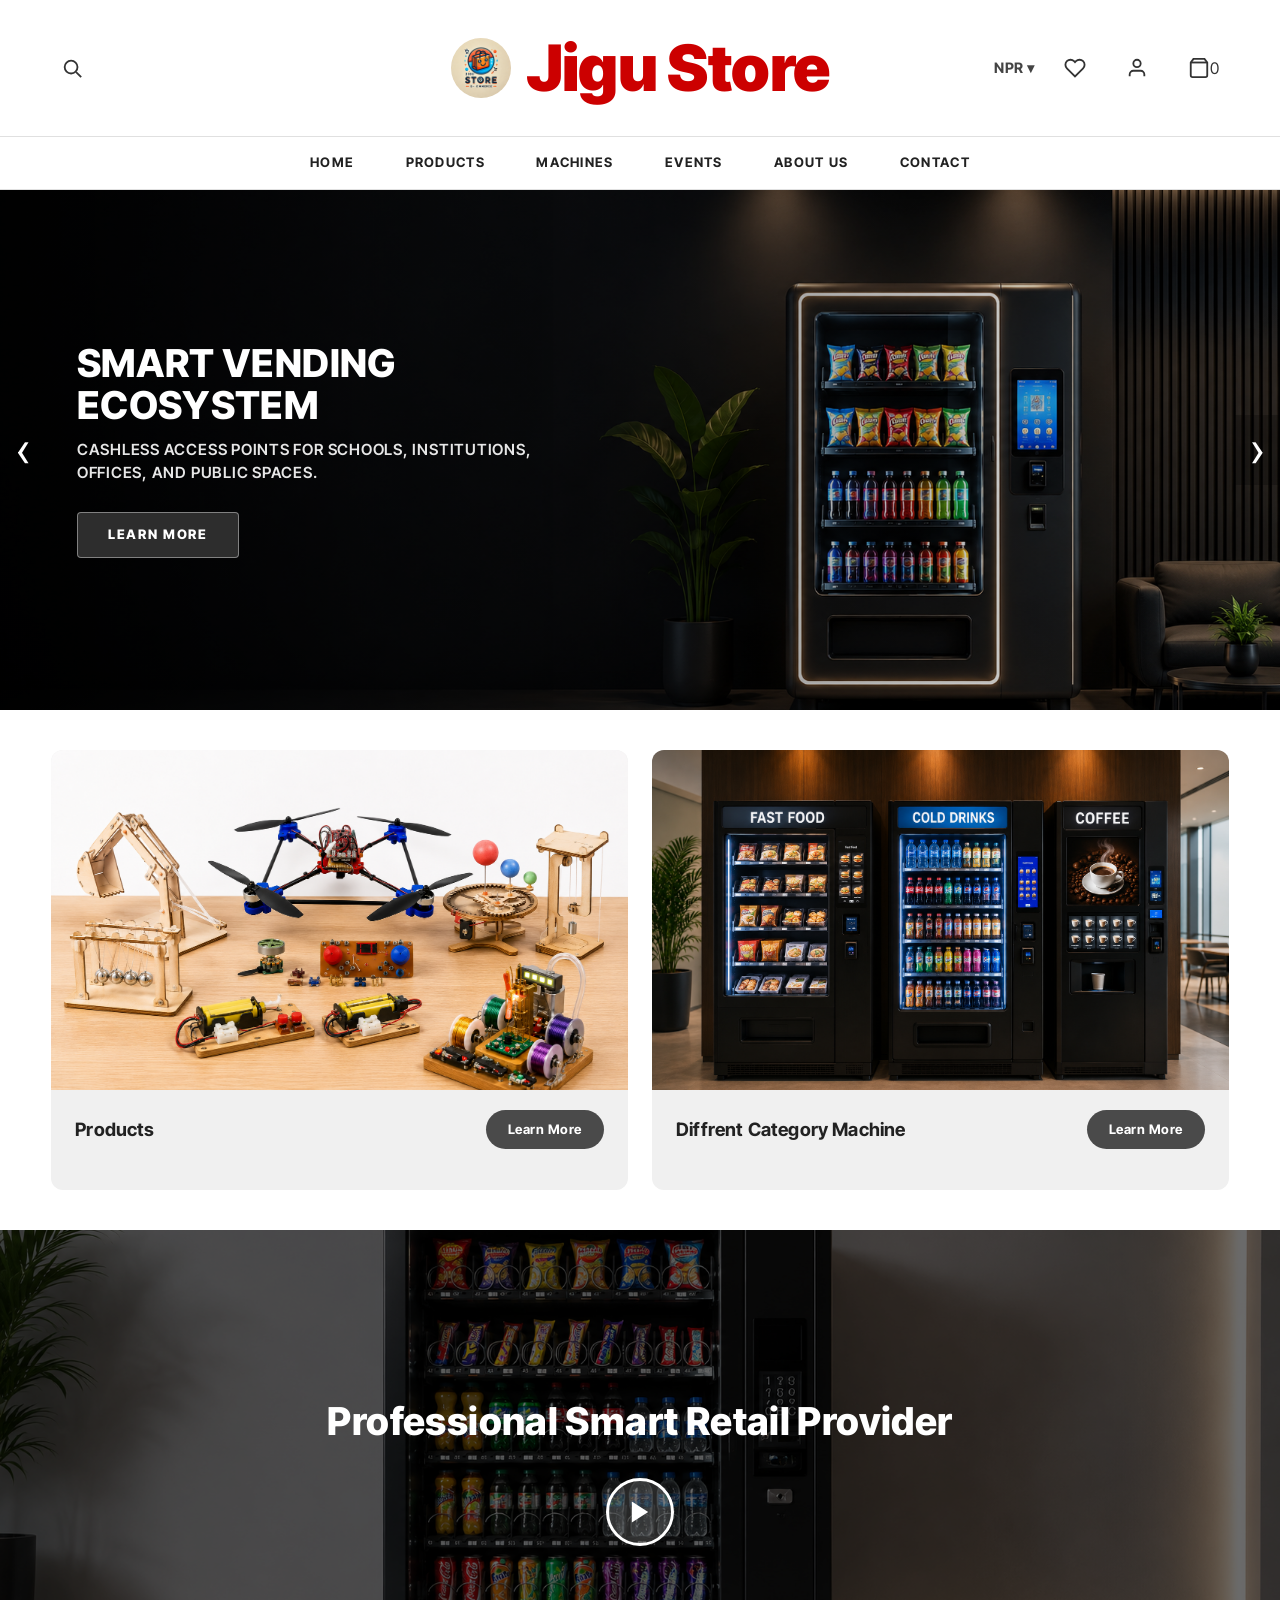
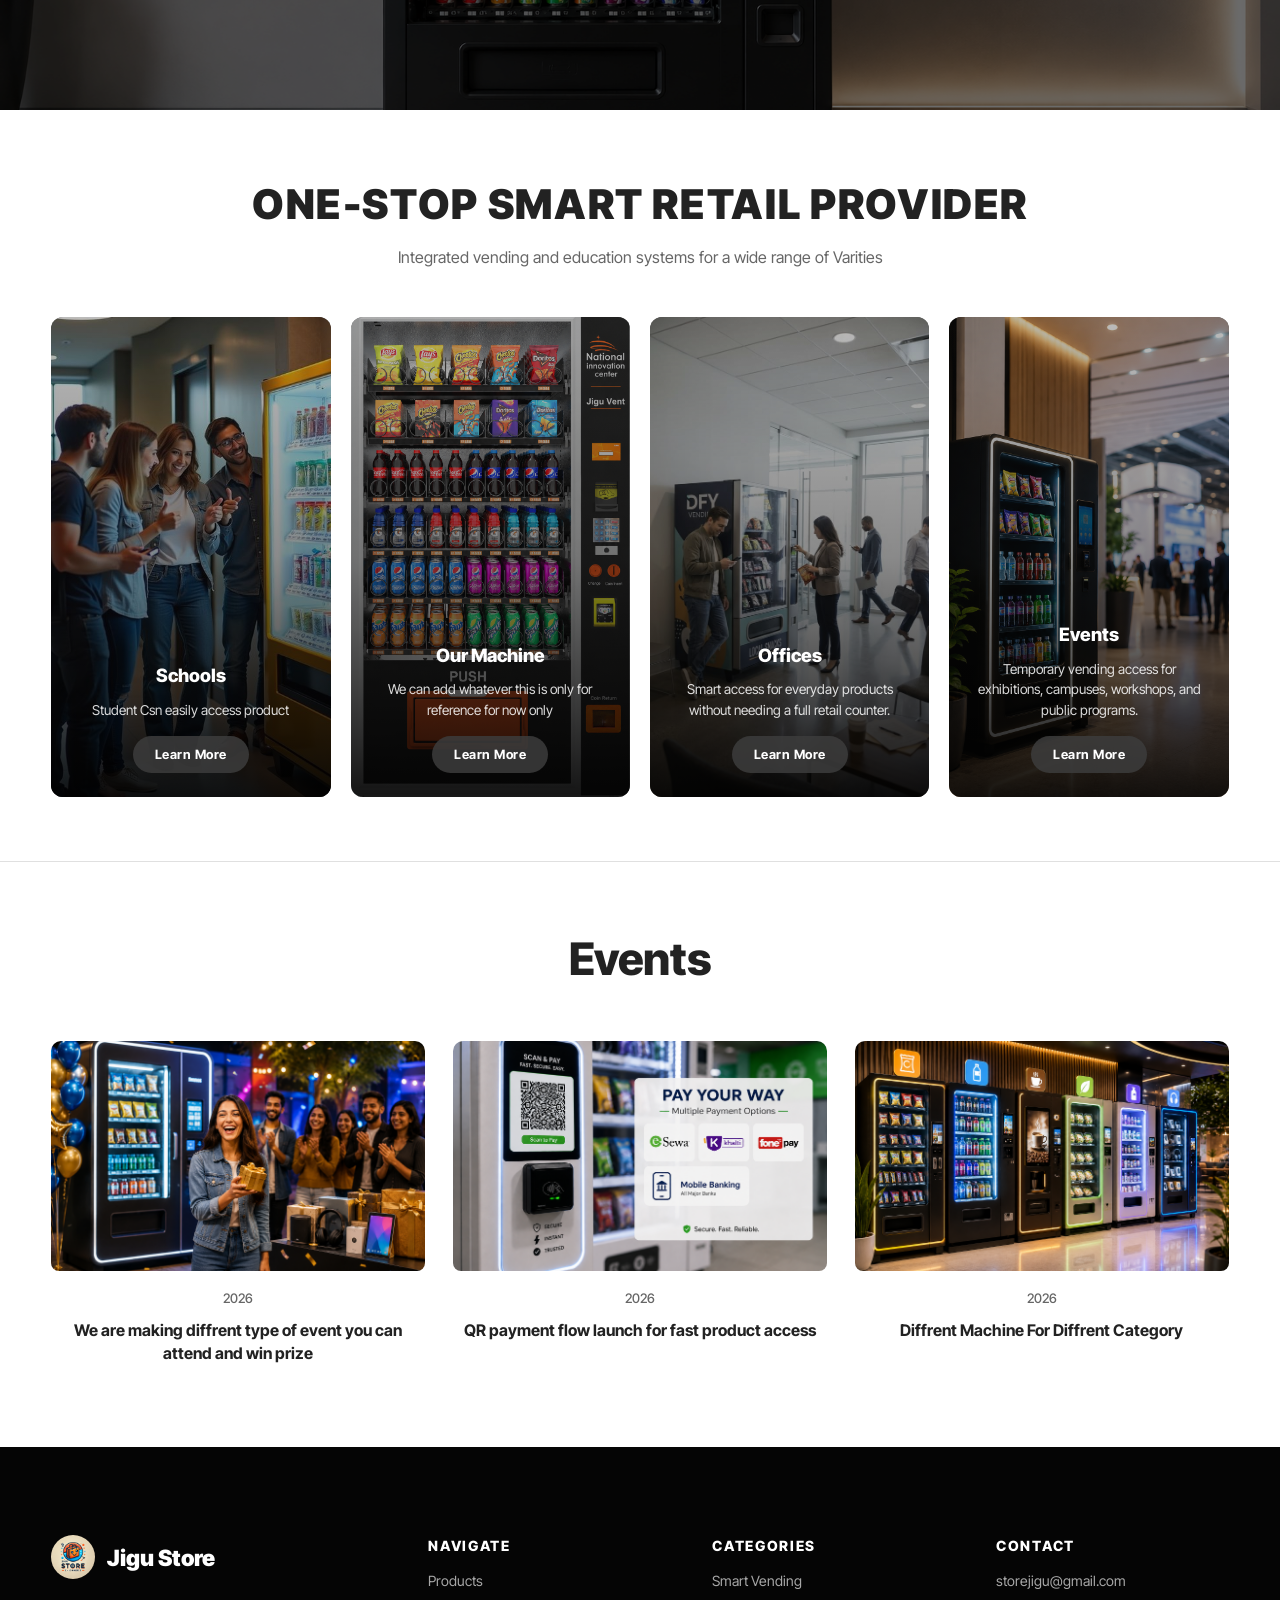
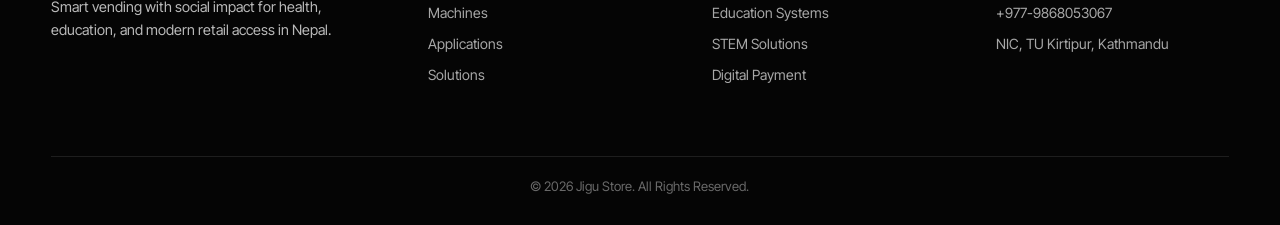
<file: index.html>
<!DOCTYPE html>
<html lang="en">
<head>
    <meta charset="UTF-8">
    <meta name="viewport" content="width=device-width, initial-scale=1.0">
    <title>Jigu Store | Smart Vending and Learning Technology</title>
    <link rel="preconnect" href="https://fonts.googleapis.com">
    <link rel="preconnect" href="https://fonts.gstatic.com" crossorigin>
    <link href="https://fonts.googleapis.com/css2?family=Inter+Tight:wght@400;500;600;700;800;900&display=swap" rel="stylesheet">
    <link rel="stylesheet" href="style.css">
</head>
<body>
  


<!-- ============================================================
     HEADER
     Layout: Dark top strip → Logo row (search | logo | icons) → Nav row
     This is  jigu store  header structure.
     ============================================================ -->
<header class="site-header">

    <!-- LOGO ROW: Search icon LEFT — Logo CENTER — NPR/icons RIGHT -->
    <div class="nav-top-row">

        <div style="display:flex;align-items:center;">

            <!-- Hamburger menu button — only visible on mobile (see CSS) -->
            <button class="icon-btn hamburger-btn" id="hamburgerToggle" aria-label="Menu">
                <svg width="22" height="22" fill="none" stroke="currentColor" stroke-width="2" viewBox="0 0 24 24">
                    <line x1="3" y1="6" x2="21" y2="6"/>
                    <line x1="3" y1="12" x2="21" y2="12"/>
                    <line x1="3" y1="18" x2="21" y2="18"/>
                </svg>
            </button>

            <button class="icon-btn" id="searchToggle" aria-label="Search">
                <svg width="22" height="22" fill="none" stroke="currentColor" stroke-width="2" viewBox="0 0 24 24">
                    <circle cx="11" cy="11" r="7"/>
                    <line x1="16.5" y1="16.5" x2="22" y2="22"/>
                </svg>
            </button>

        </div>

        <!-- Center: Logo + Brand name (centered jigu store logo) -->
        <a href="#home" class="brand">
            <img src="assets/images/logo/jigu store logo.jpg" alt="Jigu Store Logo" class="brand-logo">
            <span>Jigu Store</span>
        </a>

        <!-- Right: NPR + Heart + Person + Cart  -->
        <div class="nav-icons">
            <span class="currency-label">NPR ▾</span>
        <button class="icon-btn" aria-label="Wishlist"
    onclick="goToWishlist()">
    <svg width="22" height="22" fill="none" stroke="currentColor" stroke-width="2" viewBox="0 0 24 24">
        <path d="M20.84 4.61a5.5 5.5 0 0 0-7.78 0L12 5.67l-1.06-1.06a5.5 5.5 0 0 0-7.78 7.78l1.06 1.06L12 21.23l7.78-7.78 1.06-1.06a5.5 5.5 0 0 0 0-7.78z"/>
    </svg>
</button>
            
           <button class="icon-btn" aria-label="Sign In"
        onclick="window.location.href='pages/auth.html'">
    <svg width="22" height="22" fill="none" stroke="currentColor" stroke-width="2" viewBox="0 0 24 24">
        <path d="M20 21v-2a4 4 0 0 0-4-4H8a4 4 0 0 0-4 4v2"/>
        <circle cx="12" cy="7" r="4"/>
    </svg>
</button>
            <button class="icon-btn cart-icon-btn" aria-label="Cart" 
        onclick="window.location.href='pages/cart.html'">
    <svg width="22" height="22" fill="none" stroke="currentColor" stroke-width="2" viewBox="0 0 24 24">
        <path d="M6 2L3 6v14a2 2 0 0 0 2 2h14a2 2 0 0 0 2-2V6l-3-4z"/>
        <line x1="3" y1="6" x2="21" y2="6"/>
    </svg>
    <span class="cart-count" id="cartCount">0</span>
</button>
        </div>
    </div>

    <!-- NAV ROW: All nav links centered on their own row -->
    <!-- This row is HIDDEN on mobile (see CSS) and replaced by the
         hamburger + slide-out menu below -->
   <nav class="site-nav">
    <a href="#home">Home</a>


    <!-- PRODUCTS dropdown -->
    <div class="nav-item has-dropdown">
        <a href="pages/shop.html">Products</a>
        <div class="dropdown-panel">
            <a href="pages/product.html?id=1">Item one</a>
            <a href="pages/product.html?id=2">Item Two</a>
            <a href="pages/product.html?id=3">Item Three</a>
            <a href="pages/product.html?id=4">Item Four</a>
        </div>
    </div>


    <!-- MACHINES dropdown -->
    <div class="nav-item has-dropdown">
        <a href="#">Machines</a>
        <div class="dropdown-panel">
            <a href="pages/machine.html?type=fastfood">Fast Food Vending Machine</a>
            <a href="pages/machine.html?type=coffee">Coffee Vending Machine</a>
            <a href="pages/machine.html?type=softdrink">Soft Drink Vending Machine</a>
        </div>
    </div>

     <!-- this is the dropdown menu of the application -->
           <div class="nav-item has-dropdown">
        <a href="#applications">Events</a>
         <div class="dropdown-panel">
        <a href="#">Comming Soon</a>
        <a href="#">Comming Soon</a>
        <a href="#">Comming Snon</a>
        <a href="#">Comming Soon</a>
    </div>
</div>


        <a href="#about">About Us</a>
        <a href="#contact">Contact</a>
    </nav>

 <div class="search-overlay" id="searchOverlay">
    <!-- search icon on the left -->
    <svg fill="none" stroke="currentColor" stroke-width="2" viewBox="0 0 24 24">
        <circle cx="11" cy="11" r="7"/>
        <line x1="16.5" y1="16.5" x2="22" y2="22"/>
    </svg>
    <input type="text" id="searchInput" placeholder="Search...">
    <button id="searchClose">✕</button>
</div>

<!-- ════════════════════════════════════════════════
     MOBILE SLIDE-OUT MENU
     This is the panel that slides in from the left
     when the hamburger (3-line) icon is tapped on mobile.
     It is HIDDEN on desktop (CSS keeps it off-screen and
     only the hamburger JS below moves it into view).
     The dark "overlay" div dims the rest of the page and
     closes the menu when tapped.
     ════════════════════════════════════════════════ -->
<div class="mobile-menu-overlay" id="mobileMenuOverlay"></div>
<div class="mobile-menu" id="mobileMenu">
    <button class="mobile-menu-close" id="mobileMenuClose" aria-label="Close menu">✕</button>
    <a href="#home">Home</a>
    <a href="pages/shop.html">Products</a>

    <!-- MACHINES — tap to expand/collapse the sub-list in place -->
<div class="mobile-menu-group">
    <button class="mobile-menu-label mobile-menu-expand" id="machinesExpandBtn">
        Machines
        <span class="expand-arrow">▾</span>
    </button>
    <div class="mobile-submenu" id="machinesSubmenu">
        <a href="pages/machine.html?type=fastfood">Fast Food Vending Machine</a>
        <a href="pages/machine.html?type=coffee">Coffee Vending Machine</a>
        <a href="pages/machine.html?type=softdrink">Soft Drink Vending Machine</a>
    </div>
</div>

    <a href="#applications">Events</a>
    <a href="#about">About Us</a>
    <a href="#contact">Contact</a>
</div>

</header>
<!-- END HEADER -->


<!-- ============================================================
     SECTION 1: HERO BANNER
     ============================================================ -->
<section id="home" class="hero-banner">

    <!-- Left arrow button -->
    <button class="hero-arrow hero-arrow--left" aria-label="Previous slide">&#8249;</button>

    <!-- HERO IMAGE -->
    <div class="hero-inner" style="background-image: url('assets/images/First_page_banner/Home_page_Banner.png');">
        <div class="hero-overlay"></div>
        <div class="hero-text">
            <h1>Smart Vending Ecosystem</h1>
            <p>Cashless access points for schools, institutions, offices, and public spaces.</p>
            <!-- Button button -->
            <a href="#products" class="hero-btn">LEARN MORE</a>
        </div>
    </div>

    <!-- Right arrow button -->
    <button class="hero-arrow hero-arrow--right" aria-label="Next slide">&#8250;</button>

</section>
<!-- END HERO BANNER -->


<!-- ============================================================
     SECTION 2: PRODUCT CATEGORY CARDS (2 big cards side by side)
     ============================================================ -->
<section id="products" class="product-cards-section">
    <div class="product-cards-grid">

        <!-- PRODUCT CARD 1 -->
        <article class="product-card">
            <img src="assets/images/Smart_and_Category/Easy_to_use.png" alt="Products">
            <div class="product-card-body">
                <h3>Products</h3>
                <a href="#machines" class="product-card-btn">Learn More</a>
            </div>
        </article>

        <!-- PRODUCT CARD 2 -->
        <article class="product-card">
            <img src="assets/images/Smart_and_Category/Diffrent_category.png" alt="Varities">
            <div class="product-card-body">
                <h3>Diffrent Category Machine</h3>
                <a href="#applications" class="product-card-btn">Learn More</a>
            </div>
        </article>

    </div>
</section>
<!-- END PRODUCT CARDS -->


<!-- ============================================================
     SECTION 3: VIDEO / FULL-WIDTH DARK BANNER
     ============================================================ -->
<section class="dark-feature-banner" style="background-image: url('assets/images/Professional_Samrt_Retailer/reference_photo.png');">
    <div class="dark-feature-overlay"></div>
    <div class="dark-feature-content">
        <h2>Professional Smart Retail Provider</h2>
        <a href="#solutions" class="play-btn" aria-label="Learn more">
            <svg width="28" height="28" fill="white" viewBox="0 0 24 24">
                <polygon points="5,3 19,12 5,21"/>
            </svg>
        </a>
    </div>
</section>
<!-- END DARK FEATURE BANNER -->


<!-- ============================================================
     SECTION 4: ONE-STOP SOLUTION — Title + 4 Application Cards
     Yangda reference: "ONE-STOP UAV SOLUTION PROVIDER" section with 4 cards.
     Each card has: background image + bold title + description + Learn More button.
     ============================================================ -->
<section id="solutions" class="solutions-section">

    <!-- Section title — Yangda: "ONE-STOP UAV SOLUTION PROVIDER" in large bold uppercase -->
    <div class="solutions-heading">
        <h2>One-Stop Smart Retail Provider</h2>
        <p>Integrated vending and education systems for a wide range of Varities</p>
    </div>

    <!-- 4 application cards grid — jigu has exactly 4 cards in a row -->
    <div class="solutions-grid">

        <!-- APPLICATION CARD 1 -->
        <article class="solution-card">
            <img src="assets/images/One_Stop_Smart/School_uses.jpeg" alt="Schools">
            <!-- Dark overlay is added by CSS automatically -->
            <div class="solution-card-body">
                <h3>Schools</h3>
                <p>Student Csn easily access product</p>
                <a href="#contact" class="solution-card-btn">Learn More</a>
            </div>
        </article>

        <!-- APPLICATION CARD 2 -->
        <article class="solution-card">
            <img src="assets/images/One_Stop_Smart/our_machine.png" alt="As only for reference">
            <div class="solution-card-body">
                <h3>Our Machine </h3>
                <p>We can add whatever this is only for reference for now only</p>
                <a href="#contact" class="solution-card-btn">Learn More</a>
            </div>
        </article>

        <!-- APPLICATION CARD 3 -->
        <article class="solution-card">
            <img src="assets/images/One_Stop_Smart/office_uses.jpeg" alt="Offices">
            <div class="solution-card-body">
                <h3>Offices</h3>
                <p>Smart access for everyday products without needing a full retail counter.</p>
                <a href="#contact" class="solution-card-btn">Learn More</a>
            </div>
        </article>

        <!-- APPLICATION CARD 4 -->
        <article class="solution-card">
            <img src="assets/images/One_Stop_Smart/event_type_one.png" alt="Events">
            <div class="solution-card-body">
                <h3>Events</h3>
                <p>Temporary vending access for exhibitions, campuses, workshops, and public programs.</p>
                <a href="#contact" class="solution-card-btn">Learn More</a>
            </div>
        </article>

    </div>

    <!-- Carousel arrows — only visible on mobile (see CSS) -->
<div class="carousel-arrows" id="solutionsArrows">
    <button class="carousel-arrow carousel-arrow--left" aria-label="Previous">&#8249;</button>
    <button class="carousel-arrow carousel-arrow--right" aria-label="Next">&#8250;</button>
</div>

</section>
<!-- END SOLUTIONS SECTION -->


<!-- ============================================================
     SECTION 5: EVENTS / NEWS
     ============================================================ -->
<section id="events" class="events-section">

    <!-- Section title  -->
    <div class="events-heading">
        <h2>Events</h2>
    </div>
    <!-- 3 event cards in a row  -->
    <div class="events-grid">

        <!-- EVENT CARD 1 -->
        <article class="event-card">
            <div class="event-card-img">
                <img src="assets/images/Events/winning_prize.png" alt="Smart Vending Pilot Event">
            </div>
            <div class="event-card-body">
                <time>2026</time>
                <h3>We are making diffrent type of event you can attend and win prize</h3>
            </div>
        </article>

        <!-- EVENT CARD 2 -->
        <!--  QR payment demo or team photo -->
        <article class="event-card">
            <div class="event-card-img">
                <img src="assets/images/Events/QR_Payment.png" alt="QR Payment Launch">
            </div>
            <div class="event-card-body">
                <time>2026</time>
                <h3>QR payment flow launch for fast product access</h3>
            </div>
        </article>

        <!-- EVENT CARD 3 -->
        <!-- school visit or STEM product photo —  -->
        <article class="event-card">
            <div class="event-card-img">
                <img src="assets/images/Events/diffrent_machine_based_catogery.png" alt="Varities">
            </div>
            <div class="event-card-body">
                <time>2026</time>
                <h3>Diffrent Machine For Diffrent Category</h3>
            </div>
        </article>

    </div>
    
    <div class="carousel-arrows" id="eventsArrows">
    <button class="carousel-arrow carousel-arrow--left" aria-label="Previous">&#8249;</button>
    <button class="carousel-arrow carousel-arrow--right" aria-label="Next">&#8250;</button>
</div>

</section>
<!-- END EVENTS SECTION -->


<!-- ============================================================
     FOOTER
     Dark footer with 4 columns: brand info, navigate, categories, contact info.
     ============================================================ -->
<footer id="contact" class="site-footer">

    <!-- Column 1: Logo + description -->
    <div class="footer-brand-block">
        <a href="#home" class="footer-brand">
            <!-- YOUR LOGO: same logo as header -->
            <img src="assets/images/logo/jigu store logo.jpg" alt="Jigu Store Logo">
            <span>Jigu Store</span>
        </a>
        <p>Smart vending with social impact for health, education, and modern retail access in Nepal.</p>
    </div>

    <!-- Column 2: Navigate links -->
    <div class="footer-column">
        <h3>Navigate</h3>
        <a href="#products">Products</a>
        <a href="#machines">Machines</a>
        <a href="#applications">Applications</a>
        <a href="#solutions">Solutions</a>
    </div>

    <!-- Column 3: Product categories -->
    <div class="footer-column">
        <h3>Categories</h3>
        <a href="#products">Smart Vending</a>
        <a href="#products">Education Systems</a>
        <a href="#products">STEM Solutions</a>
        <a href="#products">Digital Payment</a>
    </div>

    <!-- Column 4: Contact info -->
    <div class="footer-column">
        <h3>Contact</h3>
        <span>storejigu@gmail.com</span>
        <span>+977-9868053067</span>
        <span>NIC, TU Kirtipur, Kathmandu</span>
    </div>

    <!-- Copyright bar at bottom -->
    <p class="copyright">&copy; 2026 Jigu Store. All Rights Reserved.</p>

</footer>
<!-- END FOOTER -->

<script src="js/animation.js"></script>
<script src="js/search.js"></script>
<script src="js/nav.js"></script>
<script src="js/shop.js"></script>
<script src="js/main.js"></script>


</body>
</html>
</file>
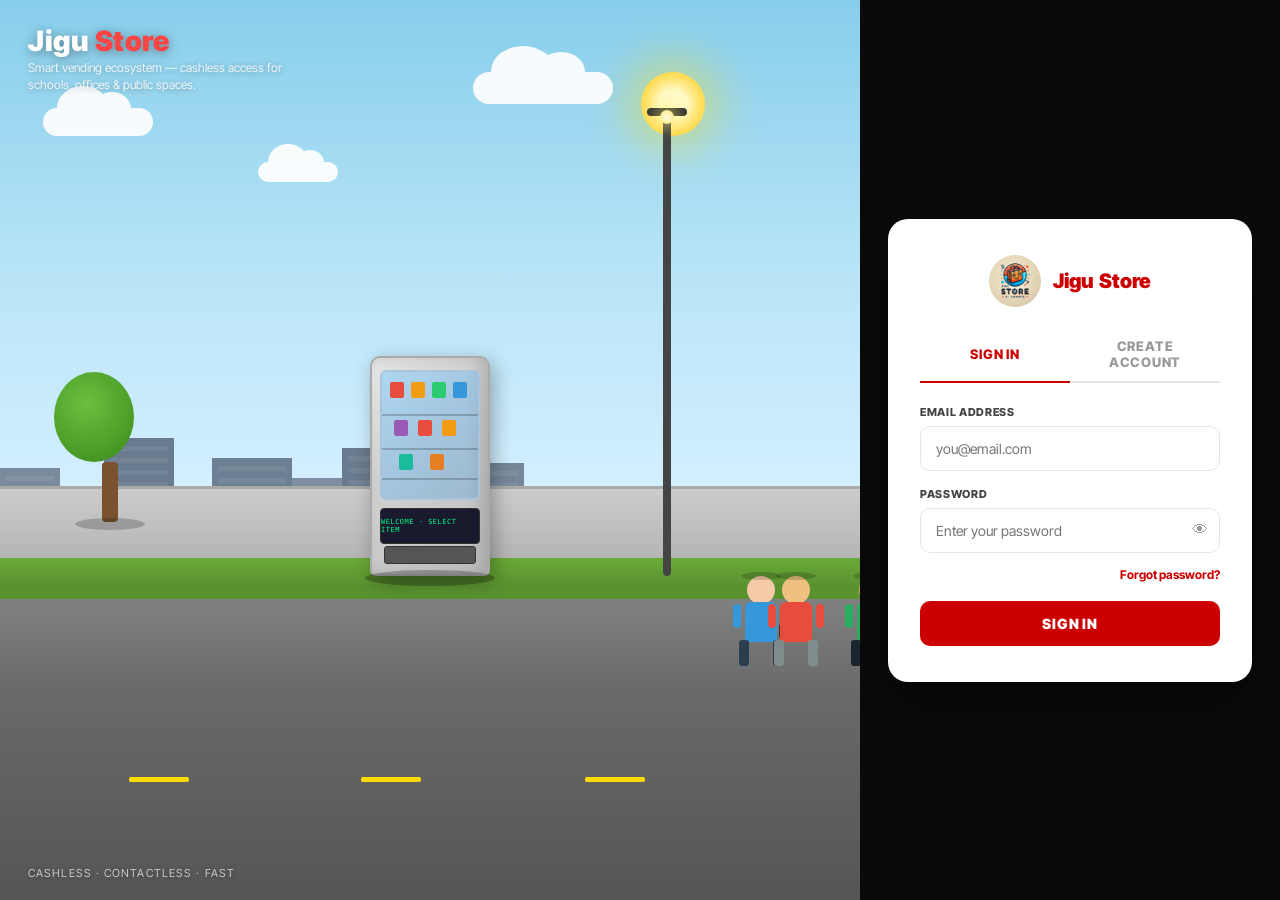
<file: pages/auth.html>
<!DOCTYPE html>
<html lang="en">
<head>
  <meta charset="UTF-8"/>
  <meta name="viewport" content="width=device-width, initial-scale=1.0"/>
  <title>Sign In | Jigu Store</title>
  <link href="https://fonts.googleapis.com/css2?family=Inter+Tight:wght@400;500;600;700;800;900&display=swap" rel="stylesheet"/>
  <style>
    :root{
      --brand:#cc0000;
      --ok:#2e7d32;
      --err:#c62828;
      --ring:#e5e7eb;
      --shadow:0 24px 60px rgba(0,0,0,.45);
    }
    *{box-sizing:border-box;margin:0;padding:0}
    html,body{height:100%;overflow:hidden;font-family:'Inter Tight',Inter,system-ui,sans-serif}
    body{display:flex;height:100vh}

    /* ── LEFT PANEL ── */
    .left{
      flex:1.1;position:relative;overflow:hidden;
      background:#0d1a0f;
    }

    /* Sky gradient */
    .sky{
      position:absolute;inset:0;
      background:linear-gradient(180deg,
        #87ceeb 0%,
        #b8e4f7 30%,
        #d4f0ff 55%,
        #e8f7e0 72%,
        #c8e6a0 80%,
        #7aab44 88%,
        #5d8a2e 100%
      );
    }

    /* Sun */
    .sun{
      position:absolute;top:8%;right:18%;
      width:64px;height:64px;border-radius:50%;
      background:radial-gradient(circle,#fff9c4 30%,#ffe066 60%,#ffcc00 100%);
      box-shadow:0 0 40px 16px rgba(255,220,0,0.35);
    }

    /* Clouds */
    .cloud{position:absolute;background:white;border-radius:999px;opacity:0.92}
    .cloud::before,.cloud::after{content:'';position:absolute;background:white;border-radius:50%}

    .c1{top:12%;left:5%;width:110px;height:28px;animation:drift 22s linear infinite}
    .c1::before{width:52px;height:44px;top:-22px;left:14px}
    .c1::after{width:38px;height:34px;top:-16px;left:50px}

    .c2{top:18%;left:30%;width:80px;height:20px;animation:drift 30s linear infinite 8s}
    .c2::before{width:40px;height:36px;top:-18px;left:10px}
    .c2::after{width:28px;height:26px;top:-12px;left:38px}

    .c3{top:8%;left:55%;width:140px;height:32px;animation:drift 26s linear infinite 4s}
    .c3::before{width:64px;height:50px;top:-26px;left:18px}
    .c3::after{width:48px;height:40px;top:-20px;left:64px}

    @keyframes drift{0%{transform:translateX(0)}50%{transform:translateX(18px)}100%{transform:translateX(0)}}

    /* Ground / road */
    .ground{
      position:absolute;bottom:0;left:0;right:0;height:38%;
      background:linear-gradient(180deg,#6aaa36 0%,#5a9230 8%,#5a9230 12%,#808080 12%,#696969 40%,#555 100%);
    }
    /* Sidewalk */
    .sidewalk{
      position:absolute;bottom:38%;left:0;right:0;height:8%;
      background:linear-gradient(180deg,#ccc 0%,#b5b5b5 100%);
      border-top:3px solid #aaa;
    }
    /* Road markings */
    .road-lines{
      position:absolute;bottom:0;left:0;right:0;top:20%;
      overflow:hidden;
    }
    .dash{
      position:absolute;width:60px;height:5px;background:#ffdd00;border-radius:2px;
      top:55%;
    }
    .dash:nth-child(1){left:15%;animation:roaddash 2.4s linear infinite}
    .dash:nth-child(2){left:42%;animation:roaddash 2.4s linear infinite 0.8s}
    .dash:nth-child(3){left:68%;animation:roaddash 2.4s linear infinite 1.6s}
    @keyframes roaddash{0%{opacity:1;transform:translateX(0)}100%{opacity:0.4;transform:translateX(30px)}}

    /* Background buildings */
    .buildings{
      position:absolute;bottom:38%;left:0;right:0;height:32%;
      display:flex;align-items:flex-end;gap:0;
    }
    .bld{background:#8a9bb0;display:inline-block;position:relative;flex-shrink:0}
    .bld::after{content:'';position:absolute;top:8px;left:6px;right:6px;bottom:0;
      background:repeating-linear-gradient(180deg,rgba(255,255,255,0.07) 0,rgba(255,255,255,0.07) 5px,transparent 5px,transparent 12px)}
    .b1{width:60px;height:90px;background:#7a8b9e}
    .b2{width:44px;height:60px;background:#8e9daf}
    .b3{width:70px;height:120px;background:#697b8e}
    .b4{width:38px;height:70px;background:#8a9bb0}
    .b5{width:80px;height:100px;background:#6d7f92}
    .b6{width:50px;height:80px;background:#7e8fa2}
    .b7{width:64px;height:110px;background:#697b8e}
    .b8{width:42px;height:65px;background:#8a9bb0}
    .b9{width:76px;height:95px;background:#758799}

    /* Street pole */
    .pole{
      position:absolute;bottom:36%;right:22%;
      width:8px;height:52%;background:#444;border-radius:4px;z-index:4;
    }
    .pole::before{
      content:'';position:absolute;top:0;left:50%;transform:translateX(-50%);
      width:40px;height:8px;background:#333;border-radius:4px;
    }
    .pole-light{
      position:absolute;top:2px;left:50%;transform:translateX(-50%);
      width:14px;height:14px;border-radius:50%;
      background:radial-gradient(#fffde7,#ffe566);
      box-shadow:0 0 12px 6px rgba(255,240,100,0.4);
    }

    /* Tree */
    .tree{
      position:absolute;bottom:42%;left:10%;z-index:3;
    }
    .tree-trunk{
      width:16px;height:60px;background:#7a5230;margin:0 auto;border-radius:4px;
    }
    .tree-top{
      width:80px;height:90px;border-radius:50%;
      background:radial-gradient(circle at 40% 35%,#6abf3e,#3a8a1a);
      margin-left:-32px;margin-top:-30px;
    }
    .tree-shadow{
      position:absolute;bottom:-8px;left:50%;transform:translateX(-50%);
      width:70px;height:12px;background:rgba(0,0,0,0.2);border-radius:50%;
    }

    /* ── VENDING MACHINE ── */
    .vm-wrap{
      position:absolute;bottom:36%;left:50%;transform:translateX(-50%);
      z-index:5;
    }
    .vm{
      width:120px;height:220px;position:relative;
    }
    /* Machine body */
    .vm-body{
      position:absolute;inset:0;
      background:linear-gradient(135deg,#e8e8e8 0%,#d0d0d0 40%,#c0c0c0 100%);
      border-radius:10px 10px 6px 6px;
      border:2px solid #aaa;
      box-shadow:inset -8px 0 16px rgba(0,0,0,0.15), 4px 6px 20px rgba(0,0,0,0.3);
    }
    /* Machine glass window */
    .vm-glass{
      position:absolute;top:14px;left:10px;right:10px;height:130px;
      background:linear-gradient(135deg,rgba(120,200,255,0.5) 0%,rgba(80,160,220,0.35) 100%);
      border-radius:6px;border:2px solid #aac4dd;
      overflow:hidden;
    }
    /* Shelves inside glass */
    .vm-shelf{
      position:absolute;left:0;right:0;height:2px;background:rgba(0,0,0,0.2);
    }
    .s1{top:33%}.s2{top:60%}.s3{top:84%}
    /* Items on shelves */
    .vm-item{
      position:absolute;width:14px;height:16px;border-radius:2px;
    }
    .i1{background:#e74c3c;top:8%;left:8%}
    .i2{background:#f39c12;top:8%;left:30%}
    .i3{background:#2ecc71;top:8%;left:52%}
    .i4{background:#3498db;top:8%;left:74%}
    .i5{background:#9b59b6;top:38%;left:12%}
    .i6{background:#e74c3c;top:38%;left:38%}
    .i7{background:#f39c12;top:38%;left:62%}
    .i8{background:#1abc9c;top:65%;left:18%}
    .i9{background:#e67e22;top:65%;left:50%}
    /* Screen panel */
    .vm-screen{
      position:absolute;top:152px;left:10px;right:10px;height:36px;
      background:#1a1a2e;border-radius:4px;border:1px solid #333;
      display:flex;align-items:center;justify-content:center;
      overflow:hidden;
    }
    .vm-screen-inner{
      color:#00ff88;font-size:7px;font-family:monospace;letter-spacing:0.5px;
      animation:screenscroll 4s linear infinite;
    }
    @keyframes screenscroll{
      0%{content:'WELCOME · SELECT ITEM ·'}
      50%{opacity:0.6}
      100%{opacity:1}
    }
    /* QR panel */
    .vm-qr{
      position:absolute;top:152px;right:10px;width:28px;height:28px;
      top:158px;
      background:#fff;border-radius:2px;padding:2px;
    }
    .vm-qr-inner{
      width:100%;height:100%;
      background:repeating-conic-gradient(#000 0% 25%,#fff 0% 50%) 0 0/6px 6px;
      opacity:0.8;
    }
    /* Dispense tray */
    .vm-tray{
      position:absolute;bottom:12px;left:14px;right:14px;height:18px;
      background:#555;border-radius:3px;border:1px solid #333;
    }
    /* Product glow indicator */
    .vm-glow{
      position:absolute;top:14px;left:10px;right:10px;height:130px;
      border-radius:6px;pointer-events:none;
      animation:vmglow 3s ease-in-out infinite;
    }
    @keyframes vmglow{
      0%,100%{box-shadow:inset 0 0 0 rgba(0,255,136,0)}
      50%{box-shadow:inset 0 0 18px rgba(0,200,255,0.18)}
    }
    /* Machine shadow */
    .vm-shadow{
      position:absolute;bottom:-10px;left:50%;transform:translateX(-50%);
      width:130px;height:16px;background:rgba(0,0,0,0.25);border-radius:50%;
    }

    /* ── CHARACTERS ── */
    .chars-wrap{position:absolute;bottom:36%;left:0;right:0;height:200px;z-index:6}

    /* Character base */
    .char{position:absolute;bottom:0;width:60px}
    .char-shadow{
      position:absolute;bottom:-4px;left:50%;transform:translateX(-50%);
      width:40px;height:8px;background:rgba(0,0,0,0.18);border-radius:50%;
    }
    /* Head */
    .head{
      width:28px;height:28px;border-radius:50%;
      position:absolute;left:50%;transform:translateX(-50%);
    }
    /* Body */
    .body-rect{
      width:32px;height:40px;border-radius:6px 6px 4px 4px;
      position:absolute;left:50%;transform:translateX(-50%);top:26px;
    }
    /* Legs */
    .leg{
      width:10px;height:26px;border-radius:3px;
      position:absolute;top:64px;
    }
    .leg-l{left:8px}
    .leg-r{right:8px}
    /* Arms */
    .arm{
      width:8px;height:24px;border-radius:4px;
      position:absolute;top:28px;
    }
    .arm-l{left:2px;transform-origin:top center}
    .arm-r{right:2px;transform-origin:top center}
    /* Phone in hand */
    .phone{
      width:10px;height:14px;background:#1a1a2e;border-radius:2px;
      border:1px solid #333;position:absolute;
    }
    .phone-screen{
      position:absolute;inset:1px;
      background:linear-gradient(135deg,#00aaff,#00ff88);
      border-radius:1px;animation:phonelight 1.5s ease-in-out infinite;
    }
    @keyframes phonelight{0%,100%{opacity:0.5}50%{opacity:1}}

    /* CHAR A — blue shirt, approaching from right */
    .charA{
      right:8%;
      animation:walkLeft 8s ease-in-out infinite;
    }
    .charA .head{background:#f5cba7;top:0}
    .charA .body-rect{background:#3498db}
    .charA .leg-l,.charA .leg-r{background:#2c3e50}
    .charA .arm-l{background:#3498db}
    .charA .arm-r{background:#3498db;animation:tapArm 2s ease-in-out 3s infinite}
    .charA .phone{top:44px;right:0;animation:tapArm 2s ease-in-out 3s infinite}

    @keyframes walkLeft{
      0%{right:8%;opacity:0}
      8%{opacity:1}
      25%{right:37%}
      30%{right:37%}
      60%{right:37%}
      70%{right:37%}
      80%{right:8%;opacity:1}
      90%{right:8%;opacity:0}
      100%{right:8%;opacity:0}
    }
    @keyframes tapArm{
      0%,70%,100%{transform:rotate(0deg)}
      30%{transform:rotate(-30deg)}
      50%{transform:rotate(-20deg)}
    }

    /* CHAR B — red shirt, waiting, comes into view later */
    .charB{
      right:4%;
      animation:walkLeft2 8s ease-in-out 4s infinite;
    }
    .charB .head{background:#f0c080;top:0}
    .charB .body-rect{background:#e74c3c}
    .charB .leg-l,.charB .leg-r{background:#7f8c8d}
    .charB .arm-l{background:#e74c3c}
    .charB .arm-r{background:#e74c3c}

    @keyframes walkLeft2{
      0%{right:4%;opacity:0}
      10%{opacity:1}
      40%{right:30%}
      55%{right:30%}
      80%{right:4%;opacity:1}
      90%{opacity:0}
      100%{right:4%;opacity:0}
    }

    /* CHAR C — green hoodie, walks from far right, grabs and leaves */
    .charC{
      right:-5%;
      animation:walkLeft3 10s ease-in-out 1s infinite;
    }
    .charC .head{background:#d4a76a;top:0}
    .charC .body-rect{background:#27ae60}
    .charC .leg-l,.charC .leg-r{background:#1a252f}
    .charC .arm-l{background:#27ae60}
    .charC .arm-r{background:#27ae60;animation:grabArm 10s ease-in-out 1s infinite}

    @keyframes walkLeft3{
      0%{right:-5%;opacity:0}
      5%{opacity:1}
      20%{right:28%}
      35%{right:28%}
      55%{right:-5%;opacity:1}
      60%{opacity:0}
      100%{right:-5%;opacity:0}
    }
    @keyframes grabArm{
      0%,18%,40%,100%{transform:rotate(0deg)}
      25%{transform:rotate(-50deg)}
      30%{transform:rotate(-40deg)}
      35%{transform:rotate(-50deg)}
    }

    /* Dispensed product falling */
    .product-drop{
      position:absolute;
      width:14px;height:14px;background:#f39c12;border-radius:3px;
      left:50%;transform:translateX(-50%);
      top:145px;opacity:0;
      animation:falldrop 8s ease-in 0s infinite;
    }
    @keyframes falldrop{
      0%,58%{opacity:0;top:100px}
      62%{opacity:1;top:100px}
      72%{opacity:1;top:170px}
      80%,100%{opacity:0;top:180px}
    }

    /* Scan beam */
    .scan-beam{
      position:absolute;top:14px;left:10px;right:10px;
      height:3px;background:rgba(0,255,136,0.6);
      border-radius:2px;opacity:0;
      animation:scanbeam 8s ease-in-out 2.5s infinite;
    }
    @keyframes scanbeam{
      0%,20%,100%{opacity:0;top:20px}
      30%{opacity:0.8;top:20px}
      45%{opacity:0.8;top:120px}
      55%{opacity:0}
    }

    /* Brand overlay at top left */
    .brand-over{
      position:absolute;top:24px;left:28px;z-index:10;
    }
    .brand-over .bname{
      font-size:28px;font-weight:900;color:#fff;
      text-shadow:0 2px 12px rgba(0,0,0,0.4);letter-spacing:0.5px;
    }
    .brand-over .bname span{color:#ff4444}
    .brand-over .btag{
      font-size:12px;color:rgba(255,255,255,0.85);
      text-shadow:0 1px 6px rgba(0,0,0,0.3);margin-top:2px;
      max-width:280px;line-height:1.4;
    }

    /* Bottom badge */
    .left-badge{
      position:absolute;bottom:20px;left:28px;z-index:10;
      color:rgba(255,255,255,0.7);font-size:11px;letter-spacing:0.1em;text-transform:uppercase;
      text-shadow:0 1px 4px rgba(0,0,0,0.3);
    }

    /* ── RIGHT PANEL ── */
    .right{
      width:420px;flex-shrink:0;
      display:flex;align-items:center;justify-content:center;
      padding:32px 28px;
      background:#0a0a0a;
      overflow-y:auto;
    }
    .auth-box{
      width:100%;max-width:380px;
      background:#fff;color:#111;
      border-radius:20px;padding:36px 32px;
      box-shadow:var(--shadow);
    }
    .logo{display:flex;align-items:center;gap:12px;margin-bottom:20px;justify-content:center}
    .logo img{width:52px;height:52px;border-radius:50%;object-fit:cover}
    .logo .name{font-weight:900;color:var(--brand);font-size:20px;letter-spacing:.2px}

    .tabs{display:flex;border-bottom:2px solid var(--ring);margin-bottom:22px}
    .tab{flex:1;padding:11px;text-align:center;cursor:pointer;background:none;border:0;
      text-transform:uppercase;font-weight:800;letter-spacing:.06em;color:#999;
      border-bottom:2px solid transparent;margin-bottom:-2px;transition:.2s;
      font-family:'Inter Tight',sans-serif;font-size:0.82rem}
    .tab.active{color:var(--brand);border-bottom-color:var(--brand)}

    .msg{display:none;margin-bottom:14px;padding:10px 12px;border-radius:10px;font-weight:600;font-size:13px}
    .msg.success{display:block;background:#e8f5e9;color:var(--ok)}
    .msg.error{display:block;background:#ffebee;color:var(--err)}

    .form{display:none}.form.active{display:block}
    .group{margin-bottom:16px}
    .group label{display:block;font-size:11px;font-weight:800;color:#444;letter-spacing:.06em;
      text-transform:uppercase;margin-bottom:7px;font-family:'Inter Tight',sans-serif}
    .input-wrap{position:relative}
    input[type="text"],input[type="email"],input[type="password"]{
      width:100%;padding:13px 15px;border:1.5px solid #e5e7eb;border-radius:10px;
      font-size:14px;outline:none;transition:.2s;font-family:'Inter Tight',sans-serif;
    }
    input:focus{border-color:var(--brand)}
    input.error{border-color:var(--brand);background:#fff5f5}
    .err{display:none;color:var(--brand);font-size:11px;margin-top:5px}
    .err.show{display:block}
    .toggle{position:absolute;right:12px;top:50%;transform:translateY(-50%);
      background:none;border:0;font-size:16px;color:#999;cursor:pointer}

    .action{width:100%;border:0;background:var(--brand);color:#fff;padding:14px;
      border-radius:10px;text-transform:uppercase;font-weight:900;letter-spacing:.06em;
      cursor:pointer;transition:.2s;margin-top:4px;font-size:0.88rem;
      font-family:'Inter Tight',sans-serif}
    .action:hover{background:#aa0000}
    .action:disabled{background:#bbb;cursor:not-allowed}

    .forgot{text-align:right;margin-top:-6px;margin-bottom:14px}
    .forgot a{color:var(--brand);font-weight:700;font-size:12px;text-decoration:none}

    @media(max-width:860px){
      .left{display:none}
      .right{width:100%}
    }
  </style>
</head>
<body>

<!-- ══ LEFT: Street scene animation ══ -->
<aside class="left">

  <!-- Brand name overlay -->
  <div class="brand-over">
    <div class="bname">Jigu <span>Store</span></div>
    <div class="btag">Smart vending ecosystem — cashless access for schools, offices &amp; public spaces.</div>
  </div>

  <!-- Sky -->
  <div class="sky"></div>
  <div class="sun"></div>

  <!-- Clouds -->
  <div class="cloud c1"></div>
  <div class="cloud c2"></div>
  <div class="cloud c3"></div>

  <!-- Background buildings -->
  <div class="buildings">
    <div class="bld b1"></div>
    <div class="bld b2"></div>
    <div class="bld b3"></div>
    <div class="bld b4"></div>
    <div class="bld b5"></div>
    <div class="bld b6"></div>
    <div class="bld b7"></div>
    <div class="bld b8"></div>
    <div class="bld b9"></div>
  </div>

  <!-- Tree -->
  <div class="tree">
    <div class="tree-top"></div>
    <div class="tree-trunk"></div>
    <div class="tree-shadow"></div>
  </div>

  <!-- Street pole -->
  <div class="pole">
    <div class="pole-light"></div>
  </div>

  <!-- Sidewalk -->
  <div class="sidewalk"></div>

  <!-- Ground / road -->
  <div class="ground">
    <div class="road-lines">
      <div class="dash"></div>
      <div class="dash"></div>
      <div class="dash"></div>
    </div>
  </div>

  <!-- Vending Machine -->
  <div class="vm-wrap">
    <div class="vm">
      <div class="vm-body"></div>
      <div class="vm-glass">
        <div class="vm-shelf s1"></div>
        <div class="vm-shelf s2"></div>
        <div class="vm-shelf s3"></div>
        <div class="vm-item i1"></div>
        <div class="vm-item i2"></div>
        <div class="vm-item i3"></div>
        <div class="vm-item i4"></div>
        <div class="vm-item i5"></div>
        <div class="vm-item i6"></div>
        <div class="vm-item i7"></div>
        <div class="vm-item i8"></div>
        <div class="vm-item i9"></div>
        <div class="scan-beam"></div>
      </div>
      <div class="vm-screen">
        <div class="vm-screen-inner" id="vmText">WELCOME · SELECT ITEM</div>
      </div>
      <div class="vm-tray"></div>
      <div class="vm-glow"></div>
      <div class="product-drop"></div>
    </div>
    <div class="vm-shadow"></div>
  </div>

  <!-- Characters -->
  <div class="chars-wrap">

    <!-- Person A: blue shirt -->
    <div class="char charA">
      <div class="head"></div>
      <div class="body-rect"></div>
      <div class="leg leg-l"></div>
      <div class="leg leg-r"></div>
      <div class="arm arm-l"></div>
      <div class="arm arm-r">
        <div class="phone" style="top:20px;left:-2px">
          <div class="phone-screen"></div>
        </div>
      </div>
      <div class="char-shadow"></div>
    </div>

    <!-- Person B: red shirt -->
    <div class="char charB">
      <div class="head"></div>
      <div class="body-rect"></div>
      <div class="leg leg-l"></div>
      <div class="leg leg-r"></div>
      <div class="arm arm-l"></div>
      <div class="arm arm-r"></div>
      <div class="char-shadow"></div>
    </div>

    <!-- Person C: green hoodie -->
    <div class="char charC">
      <div class="head"></div>
      <div class="body-rect"></div>
      <div class="leg leg-l"></div>
      <div class="leg leg-r"></div>
      <div class="arm arm-l"></div>
      <div class="arm arm-r"></div>
      <div class="char-shadow"></div>
    </div>

  </div>

  <div class="left-badge">Cashless · Contactless · Fast</div>
</aside>

<!-- ══ RIGHT: Auth form ══ -->
<main class="right">
  <div class="auth-box">
    <div class="logo">
      <img src="../assets/images/logo/jigu store logo.jpg" alt="Jigu Store"/>
      <div class="name">Jigu Store</div>
    </div>

    <div class="tabs">
      <button class="tab active" data-tab="signin">Sign In</button>
      <button class="tab" data-tab="signup">Create Account</button>
    </div>

    <div id="msg" class="msg"></div>

    <!-- Sign In -->
    <form class="form active" id="form-signin" onsubmit="event.preventDefault();handleSignIn();">
      <div class="group">
        <label for="si-email">Email Address</label>
        <div class="input-wrap">
          <input id="si-email" type="email" placeholder="you@email.com"/>
        </div>
        <div class="err" id="si-email-err">Please enter a valid email.</div>
      </div>
      <div class="group">
        <label for="si-pass">Password</label>
        <div class="input-wrap">
          <input id="si-pass" type="password" placeholder="Enter your password"/>
          <button class="toggle" type="button" onclick="togglePw('si-pass',this)">👁</button>
        </div>
        <div class="err" id="si-pass-err">Password is required.</div>
      </div>
      <div class="forgot"><a href="#">Forgot password?</a></div>
      <button id="btn-signin" class="action" type="submit">Sign In</button>
    </form>

    <!-- Sign Up -->
    <form class="form" id="form-signup" onsubmit="event.preventDefault();handleSignUp();">
      <div class="group">
        <label for="su-name">Full Name</label>
        <div class="input-wrap">
          <input id="su-name" type="text" placeholder="Your full name"/>
        </div>
        <div class="err" id="su-name-err">Name is required.</div>
      </div>
      <div class="group">
        <label for="su-email">Email Address</label>
        <div class="input-wrap">
          <input id="su-email" type="email" placeholder="you@email.com"/>
        </div>
        <div class="err" id="su-email-err">Please enter a valid email.</div>
      </div>
      <div class="group">
        <label for="su-pass">Password</label>
        <div class="input-wrap">
          <input id="su-pass" type="password" placeholder="Minimum 6 characters"/>
          <button class="toggle" type="button" onclick="togglePw('su-pass',this)">👁</button>
        </div>
        <div class="err" id="su-pass-err">Password must be at least 6 characters.</div>
      </div>
      <div class="group">
        <label for="su-pass2">Confirm Password</label>
        <div class="input-wrap">
          <input id="su-pass2" type="password" placeholder="Repeat your password"/>
          <button class="toggle" type="button" onclick="togglePw('su-pass2',this)">👁</button>
        </div>
        <div class="err" id="su-pass2-err">Passwords do not match.</div>
      </div>
      <button id="btn-signup" class="action" type="submit">Create Account</button>
    </form>
  </div>
</main>

<script>
const API = 'http://localhost:8000/api/auth';

// ── VM screen cycling text ──
const vmMessages = ['WELCOME · SELECT ITEM','QR PAYMENT READY','SCAN TO PAY','DISPENSING...','ENJOY YOUR ITEM!','CASHLESS · FAST'];
let vmIdx = 0;
setInterval(()=>{
  vmIdx = (vmIdx+1) % vmMessages.length;
  document.getElementById('vmText').textContent = vmMessages[vmIdx];
},2200);

// ── Tab switching ──
document.querySelectorAll('.tab').forEach(t=>{
  t.addEventListener('click',()=>{
    document.querySelectorAll('.tab').forEach(x=>x.classList.remove('active'));
    t.classList.add('active');
    const key = t.dataset.tab;
    document.querySelectorAll('.form').forEach(f=>f.classList.remove('active'));
    document.getElementById('form-'+key).classList.add('active');
    hideMsg();
  });
});

// ── Helpers ──
const qs = s=>document.querySelector(s);
function showMsg(text,kind='success'){const m=qs('#msg');m.className='msg '+kind;m.textContent=text;}
function hideMsg(){const m=qs('#msg');m.className='msg';m.textContent='';}
function fieldErr(id,on=true){
  const inp=document.getElementById(id.replace('-err',''));
  if(inp){on?inp.classList.add('error'):inp.classList.remove('error');}
  const e=document.getElementById(id);
  if(e){on?e.classList.add('show'):e.classList.remove('show');}
}
function clearErrors(){
  document.querySelectorAll('input').forEach(i=>i.classList.remove('error'));
  document.querySelectorAll('.err').forEach(e=>e.classList.remove('show'));
}
function togglePw(id,btn){
  const el=document.getElementById(id);
  el.type=el.type==='password'?'text':'password';
  btn.textContent=el.type==='password'?'👁':'🙈';
}

// ── Sign In ──
async function handleSignIn(){
  clearErrors();hideMsg();
  const email=qs('#si-email').value.trim();
  const pass=qs('#si-pass').value;
  let ok=true;
  if(!email||!email.includes('@')){fieldErr('si-email-err');ok=false;}
  if(!pass){fieldErr('si-pass-err');ok=false;}
  if(!ok)return;
  const btn=qs('#btn-signin');btn.disabled=true;btn.textContent='Signing in...';
  try{
    const r=await fetch(`${API}/signin`,{
      method:'POST',headers:{'Content-Type':'application/json'},
      body:JSON.stringify({email,password:pass})
    });
    const data=await r.json();
    if(r.ok){
      localStorage.setItem('jiguToken',data.token);
      localStorage.setItem('jiguUser',JSON.stringify(data.user));
      showMsg('Signed in! Redirecting...','success');
      setTimeout(()=>location.href='profile.html',900);
    }else{
      // Real failure from server (wrong password, no account, etc.)
     showMsg((data.message||'Sign in failed.') + ' Click Sign Up tab.', 'error');
    }
  }catch(e){
    // Network/server error — backend unreachable. Do NOT log the user in.
    showMsg('Unable to reach server. Please try again later.','error');
  }
  btn.disabled=false;btn.textContent='Sign In';
}

// ── Sign Up ──
async function handleSignUp(){
  clearErrors();hideMsg();
  const name=qs('#su-name').value.trim();
  const email=qs('#su-email').value.trim();
  const pass=qs('#su-pass').value;
  const pass2=qs('#su-pass2').value;
  let ok=true;
  if(!name){fieldErr('su-name-err');ok=false;}
  if(!email||!email.includes('@')){fieldErr('su-email-err');ok=false;}
  if(pass.length<6){fieldErr('su-pass-err');ok=false;}
  if(pass!==pass2){fieldErr('su-pass2-err');ok=false;}
  if(!ok)return;
  const btn=qs('#btn-signup');btn.disabled=true;btn.textContent='Creating account...';
  try{
    const r=await fetch(`${API}/signup`,{
      method:'POST',headers:{'Content-Type':'application/json'},
      body:JSON.stringify({name,email,password:pass})
    });
    const data=await r.json();
    if(r.ok){
      localStorage.setItem('jiguToken',data.token);
      localStorage.setItem('jiguUser',JSON.stringify(data.user));
      showMsg('Account created! Redirecting...','success');
      setTimeout(()=>location.href='profile.html',900);
    }else{
      // Real failure (e.g. "email already in use")
      showMsg(data.message||'Sign up failed.','error');
    }
  }catch(e){
    showMsg('Unable to reach server. Please try again later.','error');
  }
  btn.disabled=false;btn.textContent='Create Account';
}


// ── Auto redirect if already logged in ──
if(localStorage.getItem('jiguToken')){location.href='profile.html';}
</script>
</body>
</html>
</file>
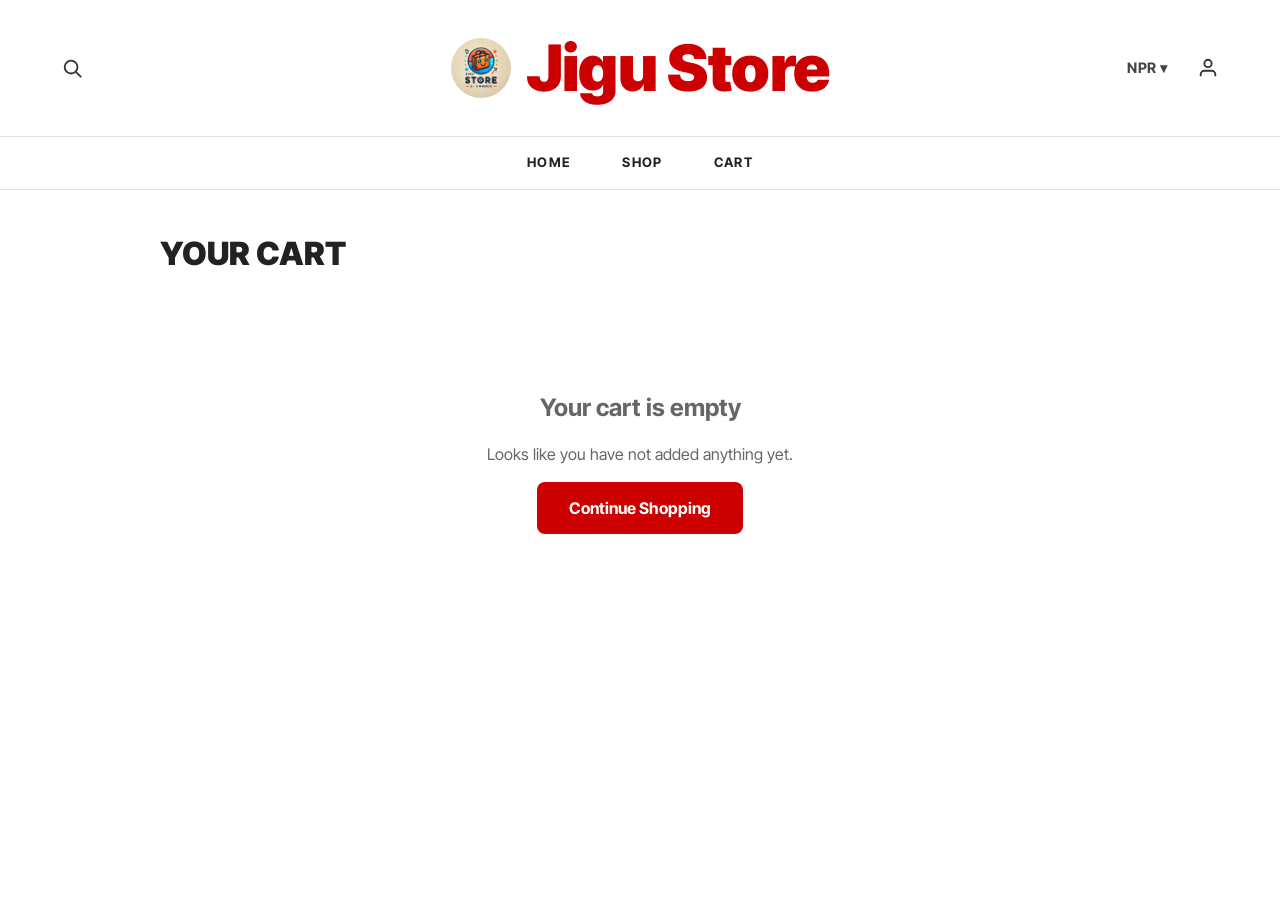
<file: pages/cart.html>
<!-- cart.html -->

<!DOCTYPE html>
<html lang="en">
<head>
    <meta charset="UTF-8">
    <meta name="viewport" content="width=device-width, initial-scale=1.0">
    <title>Cart | Jigu Store</title>
    <link href="https://fonts.googleapis.com/css2?family=Inter+Tight:wght@400;500;600;700;800;900&display=swap" rel="stylesheet">
    <link rel="stylesheet" href="../style.css">
    <style>
        .cart-page { max-width: 1000px; margin: 0 auto; padding: 40px 20px; }
        .cart-page h1 { font-size: 2rem; font-weight: 900; margin-bottom: 32px; text-transform: uppercase; }
        .cart-empty { text-align: center; padding: 80px 20px; color: #666; }
        .cart-empty h2 { font-size: 1.5rem; margin-bottom: 16px; }
        .cart-empty a { background: #cc0000; color: white; padding: 14px 32px; border-radius: 8px; font-weight: 700; display: inline-block; margin-top: 16px; }
        .cart-table { width: 100%; border-collapse: collapse; }
        .cart-table th { text-align: left; padding: 12px 16px; border-bottom: 2px solid #e0e0e0; font-size: 0.8rem; text-transform: uppercase; letter-spacing: 0.08em; color: #666; }
        .cart-table td { padding: 16px; border-bottom: 1px solid #f0f0f0; vertical-align: middle; }
        .cart-item-img { width: 80px; height: 80px; object-fit: cover; border-radius: 8px; background: #f0f0f0; }
        .cart-item-name { font-weight: 700; font-size: 1rem; }
        .cart-item-price { font-weight: 700; color: #222; }
        .qty-control { display: flex; align-items: center; gap: 10px; }
        .qty-btn { width: 32px; height: 32px; border: 1px solid #e0e0e0; background: white; border-radius: 6px; font-size: 1.1rem; cursor: pointer; font-weight: 700; transition: background 200ms; }
        .qty-btn:hover { background: #cc0000; color: white; border-color: #cc0000; }
        .qty-num { font-weight: 700; min-width: 24px; text-align: center; }
        .remove-btn { background: none; border: none; color: #cc0000; cursor: pointer; font-size: 0.85rem; font-weight: 700; text-decoration: underline; }
        .cart-summary { margin-top: 40px; display: flex; justify-content: flex-end; }
        .cart-summary-box { width: 360px; border: 1px solid #e0e0e0; border-radius: 12px; padding: 24px; }
        .cart-summary-box h3 { font-size: 1.1rem; font-weight: 800; margin-bottom: 20px; text-transform: uppercase; }
        .summary-row { display: flex; justify-content: space-between; margin-bottom: 12px; font-size: 0.95rem; }
        .summary-total { display: flex; justify-content: space-between; font-size: 1.1rem; font-weight: 800; border-top: 2px solid #222; padding-top: 16px; margin-top: 8px; }
        .checkout-btn { width: 100%; background: #cc0000; color: white; border: none; padding: 16px; font-size: 1rem; font-weight: 800; border-radius: 8px; cursor: pointer; margin-top: 20px; letter-spacing: 0.04em; text-transform: uppercase; transition: background 200ms; }
        .checkout-btn:hover { background: #aa0000; }
        .continue-btn { display: block; text-align: center; margin-top: 12px; color: #666; font-size: 0.9rem; text-decoration: underline; }
        /* ── QR PAYMENT MODAL ── */
.qr-modal { display:none; position:fixed; inset:0; background:rgba(0,0,0,0.75); z-index:9999; align-items:center; justify-content:center; }
.qr-modal.open { display:flex; }
.qr-box { background:white; border-radius:16px; padding:40px; text-align:center; max-width:380px; width:90%; }
.qr-box h2 { font-size:1.3rem; font-weight:900; margin-bottom:8px; }
.qr-box p { color:#666; font-size:0.9rem; margin-bottom:24px; }
.qr-image { width:200px; height:200px; margin:0 auto 24px; border:2px solid #e0e0e0; border-radius:12px; padding:12px; }
.qr-image img { width:100%; height:100%; object-fit:contain; }
.qr-payment-logos { display:flex; justify-content:center; gap:12px; margin-bottom:20px; flex-wrap:wrap; }
.qr-payment-logo { background:#f5f5f5; border-radius:6px; padding:6px 14px; font-size:0.8rem; font-weight:700; color:#444; }
.qr-close-btn { background:#222; color:white; border:none; padding:12px 32px; border-radius:8px; font-weight:700; cursor:pointer; font-size:0.9rem; }
    </style>
</head>
<body>
<!-- ════════════════════════════════════════════════
     QR PAYMENT MODAL — shows when "Proceed to Checkout" is clicked
     ════════════════════════════════════════════════ -->
<div class="qr-modal" id="qrModal">
    <div class="qr-box">
        <h2>Scan to Pay</h2>
        <p id="qrOrderLabel"></p>
        <div class="qr-image">
            <!--  QR IMAGE HERE  ▼ -->
    <img id="qrCodeImg" src="../assets/images/Qr_Image/QrImagemy.jpeg" alt="QR Code">
            
        </div>
        <div class="qr-payment-logos">
            <span class="qr-payment-logo">eSewa</span>
            <span class="qr-payment-logo">Khalti</span>
            <span class="qr-payment-logo">FonePay</span>
            <span class="qr-payment-logo">Mobile Banking</span>
        </div>
        <p style="font-size:0.85rem;color:#888;margin-bottom:20px;">
            Scan with any payment app to complete your order
        </p>
        <button class="qr-close-btn" onclick="closeQR()">Close</button>
    </div>
</div>

<header class="site-header">
    <div class="nav-top-row">
        <button class="icon-btn" aria-label="Search">
            <svg width="22" height="22" fill="none" stroke="currentColor" stroke-width="2" viewBox="0 0 24 24">
                <circle cx="11" cy="11" r="7"/>
                <line x1="16.5" y1="16.5" x2="22" y2="22"/>
            </svg>
        </button>
        <a href="../index.html" class="brand">
            <img src="../assets/images/logo/jigu store logo.jpg" alt="Jigu Store Logo" class="brand-logo">
            <span>Jigu Store</span>
        </a>
        <div class="nav-icons">
            <span class="currency-label">NPR ▾</span>
           <button class="icon-btn" aria-label="Sign In"
        onclick="window.location.href='pages/auth.html'">
    <svg width="22" height="22" fill="none" stroke="currentColor" stroke-width="2" viewBox="0 0 24 24">
        <path d="M20 21v-2a4 4 0 0 0-4-4H8a4 4 0 0 0-4 4v2"/>
        <circle cx="12" cy="7" r="4"/>
    </svg>
</button>
                <span class="cart-count" id="cartCount">0</span>
            </button>
        </div>
    </div>
    <nav class="site-nav">
        <a href="../index.html">Home</a>
        <a href="shop.html">Shop</a>
        <a href="cart.html" class="active">Cart</a>
    </nav>
</header>

<div class="cart-page">
    <h1>Your Cart</h1>

    <!-- Empty cart message — shown when cart is empty -->
    <div class="cart-empty" id="cartEmpty" style="display:none;">
        <h2>Your cart is empty</h2>
        <p>Looks like you have not added anything yet.</p>
        <a href="shop.html">Continue Shopping</a>
    </div>

    <!-- Cart items table — shown when cart has items -->
    <div id="cartContent">
        <table class="cart-table">
            <thead>
                <tr>
                    <th>Product</th>
                    <th>Name</th>
                    <th>Price</th>
                    <th>Quantity</th>
                    <th>Total</th>
                    <th></th>
                </tr>
            </thead>
            <tbody id="cartItems">
                <!-- filled by JavaScript -->
            </tbody>
        </table>

        <div class="cart-summary">
            <div class="cart-summary-box">
                <h3>Order Summary</h3>
                <div class="summary-row">
                    <span>Subtotal</span>
                    <span id="subtotal">NPR 0</span>
                </div>
                <div class="summary-row">
                    <span>Delivery</span>
                    <span>Free</span>
                </div>
                <div class="summary-total">
                    <span>Total</span>
                    <span id="totalPrice">NPR 0</span>
                </div>
                <button class="checkout-btn" onclick="goToCheckout()">
                    Proceed to Checkout
                </button>
                <a href="shop.html" class="continue-btn">Continue Shopping</a>
            </div>
        </div>
    </div>
</div>

<script>
let cart = JSON.parse(localStorage.getItem('jiguCart')) || [];

function formatPrice(num) {
    return 'NPR ' + num.toLocaleString();
}

function updateCartCount() {
    const count = cart.reduce((t, i) => t + i.quantity, 0);
    const badge = document.getElementById('cartCount');
    if (badge) {
        badge.textContent = count;
        badge.style.display = count > 0 ? 'flex' : 'none';
    }
}

function renderCart() {
    const tbody = document.getElementById('cartItems');
    const cartEmpty = document.getElementById('cartEmpty');
    const cartContent = document.getElementById('cartContent');

    if (cart.length === 0) {
        cartEmpty.style.display = 'block';
        cartContent.style.display = 'none';
        return;
    }

    cartEmpty.style.display = 'none';
    cartContent.style.display = 'block';

    tbody.innerHTML = cart.map(item => `
        <tr>
            <td><img src="${item.image || ''}" style="width:80px;height:80px;object-fit:cover;border-radius:8px;background:#f0f0f0;" onerror="this.style.background='#f0f0f0'"></td>
            <td><div class="cart-item-name">${item.name}</div></td>
            <td class="cart-item-price">${formatPrice(item.price)}</td>
            <td>
                <div class="qty-control">
                    <button class="qty-btn" onclick="changeQty(${item.id}, -1)">−</button>
                    <span class="qty-num">${item.quantity}</span>
                    <button class="qty-btn" onclick="changeQty(${item.id}, 1)">+</button>
                </div>
            </td>
            <td class="cart-item-price">${formatPrice(item.price * item.quantity)}</td>
            <td><button class="remove-btn" onclick="removeItem(${item.id})">Remove</button></td>
        </tr>
    `).join('');

    const total = cart.reduce((t, i) => t + (i.price * i.quantity), 0);
    document.getElementById('subtotal').textContent = formatPrice(total);
    document.getElementById('totalPrice').textContent = formatPrice(total);
}

function changeQty(id, change) {
    const item = cart.find(i => i.id === id);
    if (!item) return;
    item.quantity += change;
    if (item.quantity <= 0) {
        cart = cart.filter(i => i.id !== id);
    }
    localStorage.setItem('jiguCart', JSON.stringify(cart));
    renderCart();
    updateCartCount();
}

function removeItem(id) {
    cart = cart.filter(i => i.id !== id);
    localStorage.setItem('jiguCart', JSON.stringify(cart));
    renderCart();
    updateCartCount();
}



// opens the QR modal instead of an alert
function goToCheckout() {
    if (cart.length === 0) return;

    const total = cart.reduce((t, i) => t + (i.price * i.quantity), 0);
    document.getElementById('qrOrderLabel').textContent =
        'Order Total: ' + formatPrice(total);
    
    document.getElementById('qrModal').classList.add('open');
}

function closeQR() {
    document.getElementById('qrModal').classList.remove('open');
}

document.getElementById('qrModal').addEventListener('click', function(e) {
    if (e.target === this) closeQR();
});


renderCart();
updateCartCount();

renderCart();
updateCartCount();
</script>
</body>
</html>
</file>
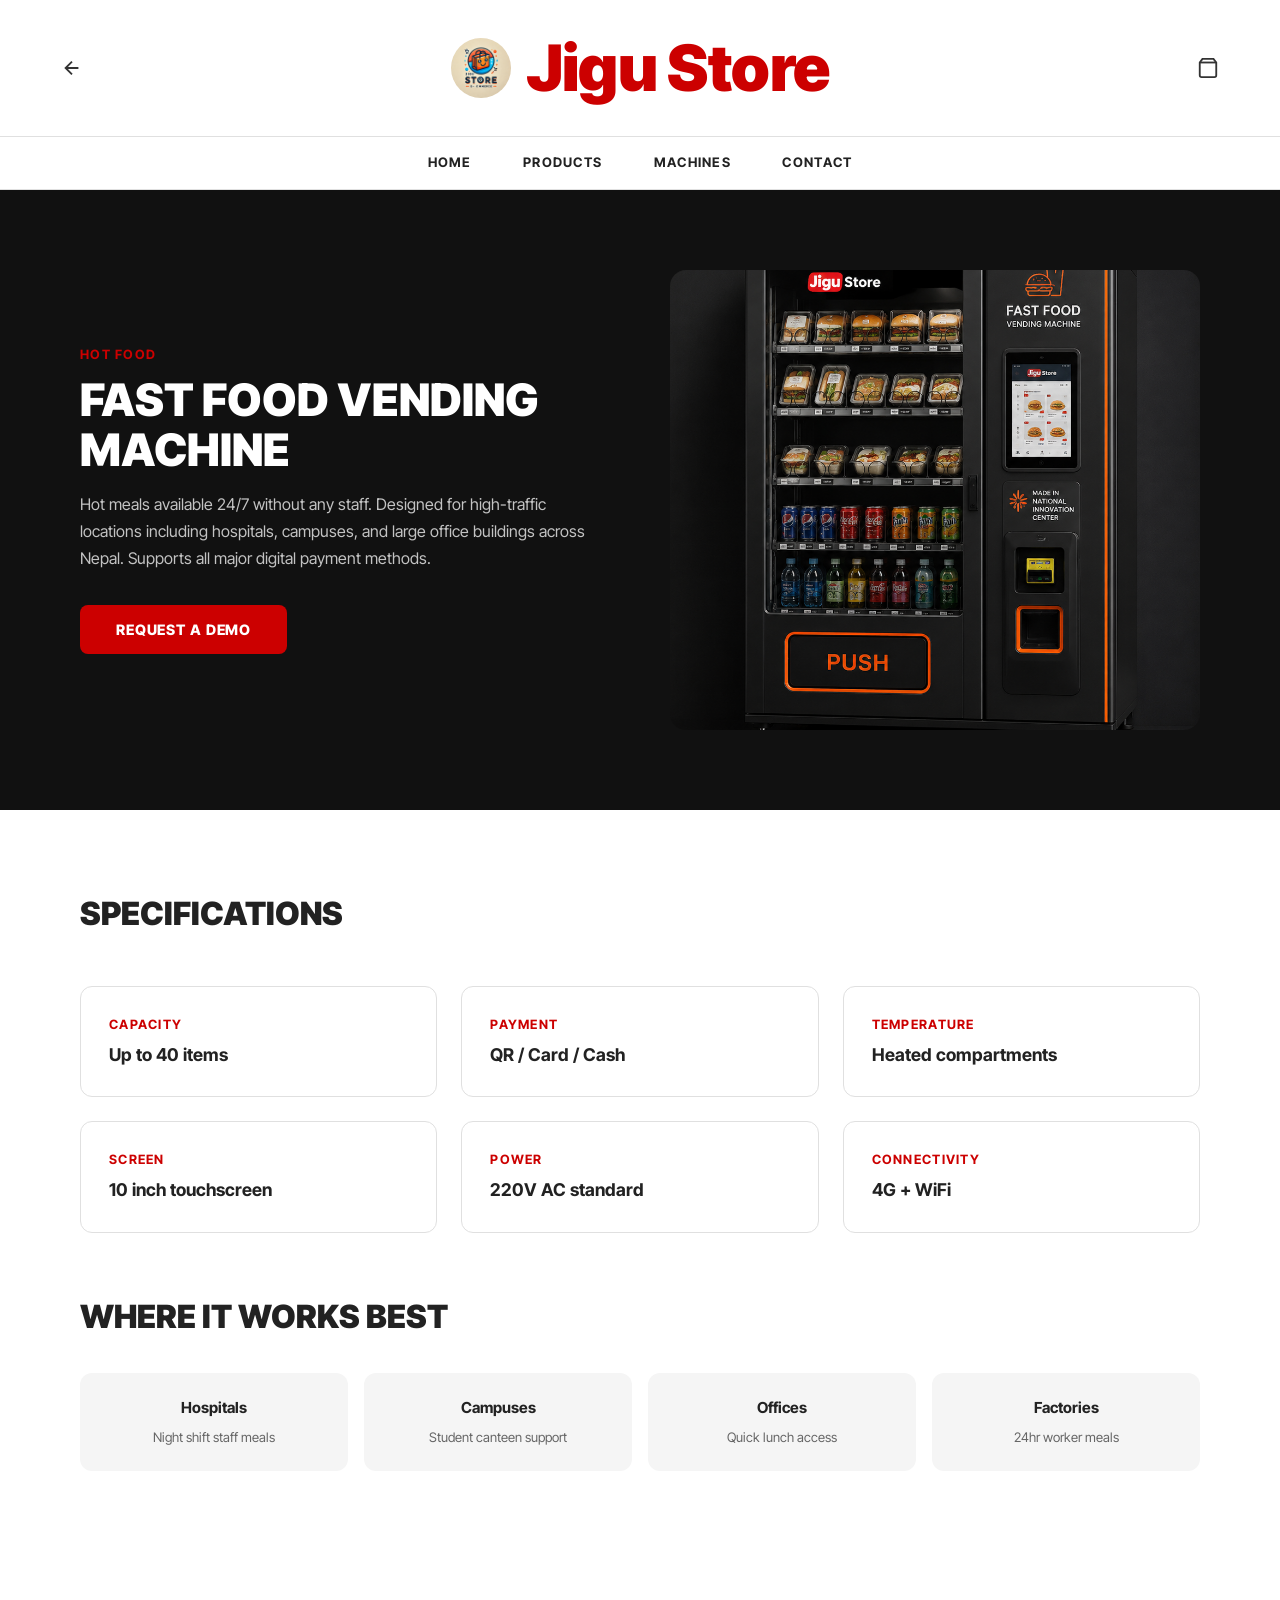
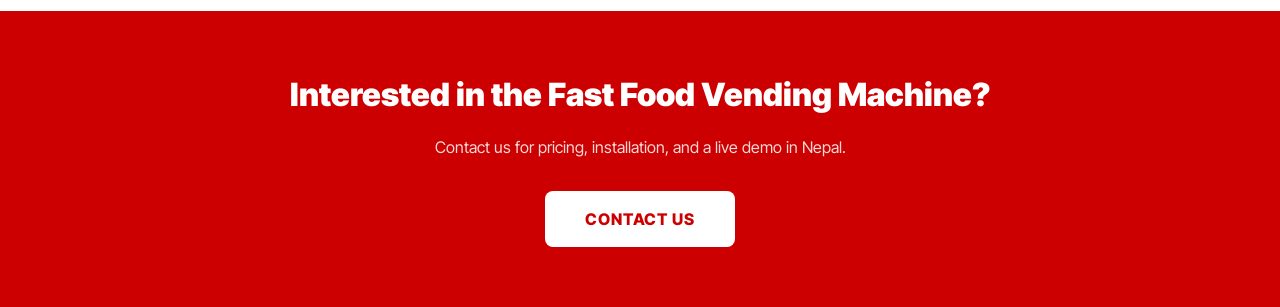
<file: pages/machine.html>
<!-- ============================================================
     machine.html  — MACHINE DETAIL PAGE
     ============================================================
     HOW TO ADD A NEW MACHINE:
     1. Scroll to the "MACHINE DATA" section below
     2. Copy any existing machine block (e.g. fastfood)
     3. Give it a new key name (e.g. "sanitarypad")
     4. Fill in: name, tag, description, image, specs[], useCases[]
     5. In the header nav (and in index.html/shop.html navs),
        add: <a href="machine.html?type=sanitarypad">Your Machine</a>
     That's it — the page renders automatically from the data.
     ============================================================ -->

<!DOCTYPE html>
<html lang="en">
<head>
    <meta charset="UTF-8">
    <meta name="viewport" content="width=device-width, initial-scale=1.0">
    <title>Machine | Jigu Store</title>
    <link href="https://fonts.googleapis.com/css2?family=Inter+Tight:wght@400;500;600;700;800;900&display=swap" rel="stylesheet">
    <link rel="stylesheet" href="../style.css">
    <style>

        /* ── DARK HERO SECTION ── */
        .machine-hero-wrap {
            background: #111;
        }
        .machine-hero {
            color: white;
            padding: 80px 40px;
            display: grid;
            grid-template-columns: 1fr 1fr;
            gap: 60px;
            max-width: 1200px;
            margin: 0 auto;
            align-items: center;
        }
        .machine-hero h1 {
            font-size: 2.8rem;
            font-weight: 900;
            text-transform: uppercase;
            line-height: 1.1;
            margin-bottom: 16px;
        }
        .machine-hero p {
            color: rgba(255,255,255,0.75);
            line-height: 1.7;
            font-size: 1rem;
            margin-bottom: 32px;
        }
        .machine-tag {
            font-size: 0.8rem;
            font-weight: 700;
            text-transform: uppercase;
            letter-spacing: 0.1em;
            color: #cc0000;
            display: block;
            margin-bottom: 12px;
        }
        .machine-hero-img {
            border-radius: 16px;
            overflow: hidden;
            height: 460px;
            background: #222;
        }
        .machine-hero-img img {
            width: 100%;
            height: 100%;
            object-fit: cover;
        }
        .machine-btn {
            display: inline-block;
            background: #cc0000;
            color: white;
            padding: 14px 36px;
            border-radius: 8px;
            font-weight: 800;
            font-size: 0.9rem;
            text-transform: uppercase;
            letter-spacing: 0.06em;
            cursor: pointer;
            border: none;
        }
        .machine-btn:hover { background: #aa0000; }

        /* ── SPECIFICATIONS ── */
        .specs-section {
            max-width: 1200px;
            margin: 0 auto;
            padding: 80px 40px;
        }
        .specs-section h2 {
            font-size: 2rem;
            font-weight: 900;
            text-transform: uppercase;
            margin-bottom: 48px;
        }
        .specs-grid {
            display: grid;
            grid-template-columns: repeat(3, 1fr);
            gap: 24px;
            margin-bottom: 60px;
        }
        .spec-card {
            border: 1px solid #e0e0e0;
            border-radius: 12px;
            padding: 28px;
        }
        .spec-card h3 {
            font-size: 0.8rem;
            font-weight: 700;
            text-transform: uppercase;
            letter-spacing: 0.1em;
            color: #cc0000;
            margin-bottom: 8px;
        }
        .spec-card p {
            font-size: 1.1rem;
            font-weight: 700;
            color: #222;
        }

        /* ── USE CASES ── */
        .use-cases { margin-bottom: 60px; }
        .use-cases h2 {
            font-size: 2rem;
            font-weight: 900;
            text-transform: uppercase;
            margin-bottom: 32px;
        }
        .use-cases-grid {
            display: grid;
            grid-template-columns: repeat(4, 1fr);
            gap: 16px;
        }
        .use-case-item {
            background: #f5f5f5;
            border-radius: 12px;
            padding: 24px;
            text-align: center;
        }
        .use-case-item h4 {
            font-size: 0.95rem;
            font-weight: 700;
            margin-bottom: 8px;
        }
        .use-case-item p {
            font-size: 0.82rem;
            color: #666;
        }

        /* ── CALL TO ACTION ── */
        .cta-section {
            background: #cc0000;
            color: white;
            text-align: center;
            padding: 60px 40px;
        }
        .cta-section h2 {
            font-size: 2rem;
            font-weight: 900;
            margin-bottom: 16px;
        }
        .cta-section p {
            opacity: 0.85;
            margin-bottom: 32px;
            font-size: 1rem;
        }
        .cta-btn {
            background: white;
            color: #cc0000;
            padding: 16px 40px;
            border-radius: 8px;
            font-weight: 800;
            font-size: 1rem;
            border: none;
            cursor: pointer;
            text-transform: uppercase;
            letter-spacing: 0.06em;
        }
        .cta-btn:hover { background: #f5f5f5; }

        /* ── RESPONSIVE ── */
        @media (max-width: 768px) {
            .machine-hero       { grid-template-columns: 1fr; padding: 40px 20px; }
            .specs-grid         { grid-template-columns: 1fr 1fr; }
            .use-cases-grid     { grid-template-columns: 1fr 1fr; }
        }
    </style>
</head>
<body>

<!-- ════════════════════════════════════════════════
     HEADER
     ════════════════════════════════════════════════ -->
<header class="site-header">
    <div class="nav-top-row">
        <button class="icon-btn" onclick="history.back()">
            <svg width="22" height="22" fill="none" stroke="currentColor" stroke-width="2" viewBox="0 0 24 24">
                <path d="M19 12H5M12 5l-7 7 7 7"/>
            </svg>
        </button>
        <a href="../index.html" class="brand">
            <img src="../assets/images/logo/jigu store logo.jpg" alt="Jigu Store Logo" class="brand-logo">
            <span>Jigu Store</span>
        </a>
        <div class="nav-icons">
            <button class="icon-btn cart-icon-btn" aria-label="Cart" onclick="window.location.href='cart.html'">
                <svg width="22" height="22" fill="none" stroke="currentColor" stroke-width="2" viewBox="0 0 24 24">
                    <path d="M6 2L3 6v14a2 2 0 0 0 2 2h14a2 2 0 0 0 2-2V6l-3-4z"/>
                    <line x1="3" y1="6" x2="21" y2="6"/>
                </svg>
            </button>
        </div>
    </div>
    <nav class="site-nav">
        <a href="../index.html">Home</a>
        <a href="shop.html">Products</a>
        <!-- Machines dropdown — TO ADD NEW MACHINE: add <a> here and in MACHINE DATA below -->
        <div class="nav-item has-dropdown">
            <a href="#" class="active">Machines</a>
            <div class="dropdown-panel">
                <!-- ▼ ADD NEW MACHINE MENU LINK HERE ▼ -->
                <a href="machine.html?type=fastfood">Fast Food Vending Machine</a>
                <a href="machine.html?type=coffee">Coffee Vending Machine</a>
                <a href="machine.html?type=softdrink">Soft Drink Vending Machine</a>
                <a href="machine.html?type=sanitarypad">Sanitary Pad Vending Machine</a>
                <!-- ▲ ADD NEW MACHINE MENU LINK HERE ▲ -->
            </div>
        </div>
        <a href="../index.html#contact">Contact</a>
    </nav>
</header>

<!-- ════════════════════════════════════════════════
     MACHINE CONTENT  (filled by JavaScript below)
     ════════════════════════════════════════════════ -->
<div id="machineContent">
    <!-- JavaScript renders this based on ?type= in the URL -->
</div>

<!-- ════════════════════════════════════════════════
     JAVASCRIPT
     ════════════════════════════════════════════════ -->
<script>

/* ══════════════════════════════════════════════════
   ▼▼▼  MACHINE DATA  ▼▼▼
   ══════════════════════════════════════════════════
   HOW TO ADD A NEW MACHINE:
   ─────────────────────────
   1. Copy one block below (e.g. fastfood)
   2. Change the key name (e.g. "sanitarypad")
   3. Fill in all the fields
   4. Add a menu link in the <nav> above:
      <a href="machine.html?type=sanitarypad">Your Machine</a>
   5. Also add the same link in index.html and shop.html navs
   ══════════════════════════════════════════════════ */

const MACHINES = {

    /* ── MACHINE: FAST FOOD ──────────────────────────
       URL: machine.html?type=fastfood
       ─────────────────────────────────────────────── */
    fastfood: {
        name:        'Fast Food Vending Machine',
        tag:         'Hot Food',
        description: 'Hot meals available 24/7 without any staff. Designed for high-traffic locations including hospitals, campuses, and large office buildings across Nepal. Supports all major digital payment methods.',
        image:       '../assets/images/machine/fast_food_vending_machine.png',
        specs: [
            { label: 'Capacity',     value: 'Up to 40 items' },
            { label: 'Payment',      value: 'QR / Card / Cash' },
            { label: 'Temperature',  value: 'Heated compartments' },
            { label: 'Screen',       value: '10 inch touchscreen' },
            { label: 'Power',        value: '220V AC standard' },
            { label: 'Connectivity', value: '4G + WiFi' }
        ],
        useCases: [
            { place: 'Hospitals',  desc: 'Night shift staff meals' },
            { place: 'Campuses',   desc: 'Student canteen support' },
            { place: 'Offices',    desc: 'Quick lunch access' },
            { place: 'Factories',  desc: '24hr worker meals' }
        ]
    },

    /* ── MACHINE: COFFEE ─────────────────────────────
       URL: machine.html?type=coffee
       ─────────────────────────────────────────────── */
    coffee: {
        name:        'Coffee Vending Machine',
        tag:         'Hot Beverages',
        description: 'Freshly brewed coffee on demand. Bring cafe-quality beverages to offices, hospitals, and campuses without needing a barista. Multiple drink options in one machine.',
        image:       '../assets/images/machine/coffee_vending_machine.png',
        specs: [
            { label: 'Varieties',    value: '8+ coffee types' },
            { label: 'Payment',      value: 'QR / Card / Cash' },
            { label: 'Temperature',  value: 'Hot and cold' },
            { label: 'Screen',       value: '7 inch touchscreen' },
            { label: 'Capacity',     value: '200 cups per refill' },
            { label: 'Connectivity', value: 'WiFi monitoring' }
        ],
        useCases: [
            { place: 'Offices',     desc: 'Morning coffee routine' },
            { place: 'Hotels',      desc: 'Guest refreshments' },
            { place: 'Hospitals',   desc: 'Waiting area service' },
            { place: 'Coworkings',  desc: 'All-day coffee access' }
        ]
    },

    /* ── MACHINE: SOFT DRINK ─────────────────────────
       URL: machine.html?type=softdrink
       ─────────────────────────────────────────────── */
    softdrink: {
        name:        'Soft Drink Vending Machine',
        tag:         'Cold Drinks',
        description: 'Keep drinks cold and accessible around the clock. Designed for high-traffic locations across Nepal. Supports all major digital payment methods including eSewa, Khalti, and FonePay.',
        image:       '../assets/images/machine/soft_drink_vending_machine.png',
        specs: [
            { label: 'Capacity',     value: 'Up to 60 bottles' },
            { label: 'Payment',      value: 'QR / Card / Cash' },
            { label: 'Temperature',  value: '3°C to 10°C cooling' },
            { label: 'Screen',       value: '7 inch touchscreen' },
            { label: 'Power',        value: '220V AC standard' },
            { label: 'Connectivity', value: '4G + WiFi' }
        ],
        useCases: [
            { place: 'Schools',  desc: 'Student refreshments' },
            { place: 'Gyms',     desc: 'Post-workout drinks' },
            { place: 'Events',   desc: 'Crowd refreshments' },
            { place: 'Offices',  desc: 'All-day cold drinks' }
        ]
    },

    /* ── MACHINE: SANITARY PAD ───────────────────────
       URL: machine.html?type=sanitarypad
       ─────────────────────────────────────────────── */
    sanitarypad: {
        name:        'Sanitary Pad Vending Machine',
        tag:         'Health & Hygiene',
        description: 'Hygienic and discreet sanitary pad dispensing for schools, colleges, hospitals, and public spaces across Nepal. Supports cashless payment and remote monitoring.',
        image:       '../assets/images/category/Easy_to_use.png',
        specs: [
            { label: 'Capacity',     value: 'Up to 100 pads' },
            { label: 'Payment',      value: 'QR / Card / Cash' },
            { label: 'Design',       value: 'Discreet dispensing' },
            { label: 'Screen',       value: '5 inch touchscreen' },
            { label: 'Power',        value: '220V AC standard' },
            { label: 'Connectivity', value: 'WiFi monitoring' }
        ],
        useCases: [
            { place: 'Schools',    desc: 'Accessible for students' },
            { place: 'Colleges',   desc: 'Campus hygiene support' },
            { place: 'Hospitals',  desc: 'Patient convenience' },
            { place: 'Offices',    desc: 'Workplace wellness' }
        ]
    },

    /* ── ADD NEW MACHINE HERE ───────────────────────
       Copy the block below, remove the comment marks,
       and fill in your details:

    yourmachinekey: {
        name:        'Your Machine Name',
        tag:         'Category Label',
        description: 'Your machine description here.',
        image:       '../assets/images/machine/your-machine.png',
        specs: [
            { label: 'Capacity',     value: 'X items' },
            { label: 'Payment',      value: 'QR / Card / Cash' },
            { label: 'Screen',       value: 'X inch touchscreen' },
            { label: 'Power',        value: '220V AC' },
            { label: 'Connectivity', value: 'WiFi + 4G' },
            { label: 'Custom Spec',  value: 'Value here' }
        ],
        useCases: [
            { place: 'Location 1', desc: 'Use case description' },
            { place: 'Location 2', desc: 'Use case description' },
            { place: 'Location 3', desc: 'Use case description' },
            { place: 'Location 4', desc: 'Use case description' }
        ]
    },
    ─────────────────────────────────────────────────── */

};

/* ══════════════════════════════════════════════════
   ▲▲▲  END OF MACHINE DATA  ▲▲▲
   ══════════════════════════════════════════════════ */


/* ── READ MACHINE TYPE FROM URL ─── */
function getMachineType() {
    const params = new URLSearchParams(window.location.search);
    return params.get('type') || 'fastfood';
}

/* ── BUILD THE PAGE ─── */
function renderMachine() {
    const type    = getMachineType();
    const machine = MACHINES[type];

    if (!machine) {
        document.getElementById('machineContent').innerHTML =
            '<p style="text-align:center;padding:80px;color:#999;">Machine not found.</p>';
        return;
    }

    document.title = machine.name + ' | Jigu Store';

    document.getElementById('machineContent').innerHTML = `

        <!-- HERO -->
        <div class="machine-hero-wrap">
            <div class="machine-hero">
                <div>
                    <span class="machine-tag">${machine.tag}</span>
                    <h1>${machine.name}</h1>
                    <p>${machine.description}</p>
                    <button class="machine-btn" onclick="window.location.href='../index.html#contact'">
                        Request a Demo
                    </button>
                </div>
                <div class="machine-hero-img">
                    <img src="${machine.image}" alt="${machine.name}">
                </div>
            </div>
        </div>

        <!-- SPECIFICATIONS -->
        <div class="specs-section">
            <h2>Specifications</h2>
            <div class="specs-grid">
                ${machine.specs.map(s => `
                    <div class="spec-card">
                        <h3>${s.label}</h3>
                        <p>${s.value}</p>
                    </div>
                `).join('')}
            </div>

            <!-- WHERE IT WORKS BEST -->
            <div class="use-cases">
                <h2>Where It Works Best</h2>
                <div class="use-cases-grid">
                    ${machine.useCases.map(u => `
                        <div class="use-case-item">
                            <h4>${u.place}</h4>
                            <p>${u.desc}</p>
                        </div>
                    `).join('')}
                </div>
            </div>
        </div>

        <!-- CALL TO ACTION -->
        <div class="cta-section">
            <h2>Interested in the ${machine.name}?</h2>
            <p>Contact us for pricing, installation, and a live demo in Nepal.</p>
            <button class="cta-btn" onclick="window.location.href='../index.html#contact'">
                Contact Us
            </button>
        </div>
    `;
}

/* ── INIT ─── */
renderMachine();
</script>
</body>
</html>
</file>
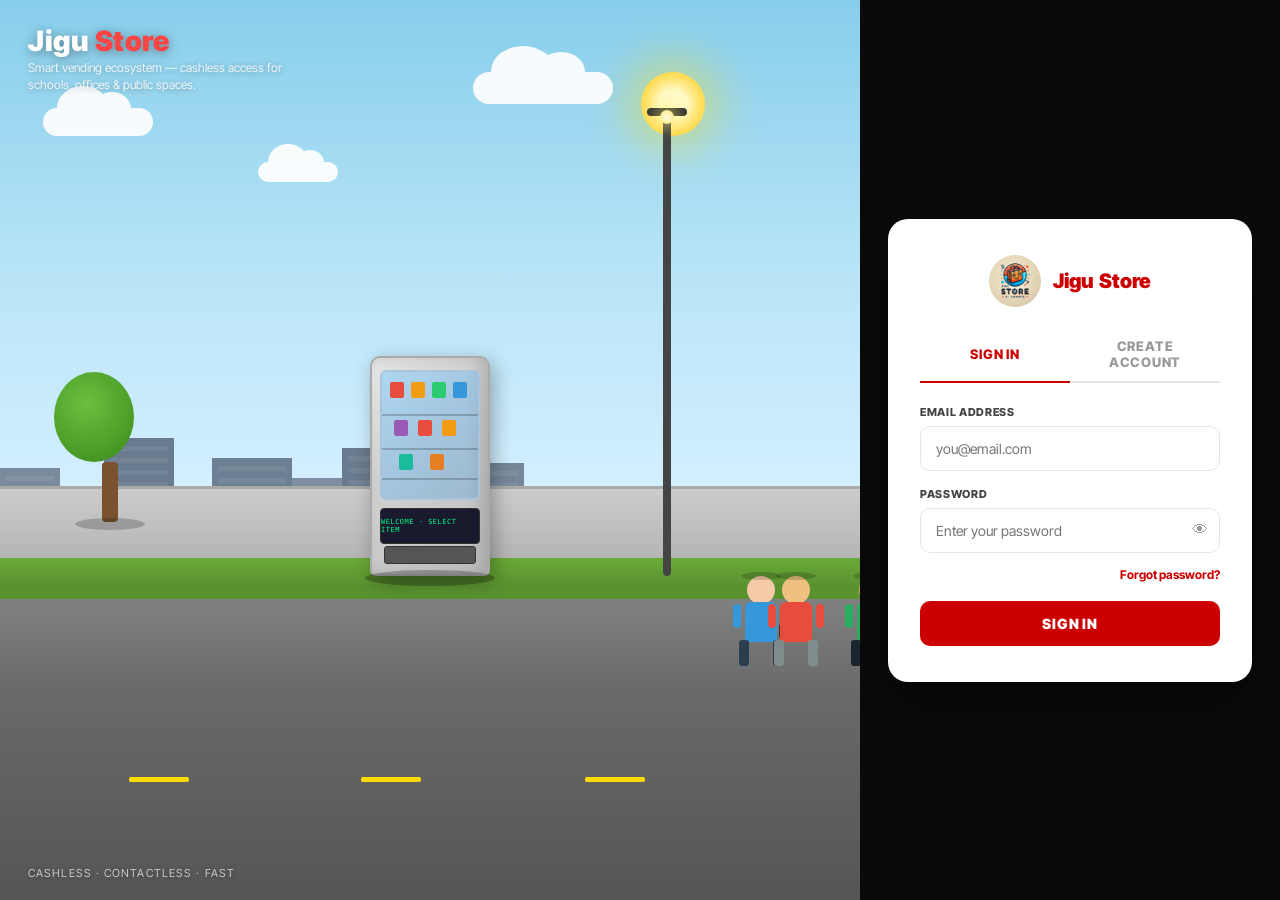
<file: pages/profile.html>
<!DOCTYPE html>
<html lang="en">
<head>
    <meta charset="UTF-8">
    <meta name="viewport" content="width=device-width, initial-scale=1.0">
    <title>My Profile | Jigu Store</title>
    <link href="https://fonts.googleapis.com/css2?family=Inter+Tight:wght@400;500;600;700;800;900&display=swap" rel="stylesheet">
    <link rel="stylesheet" href="../style.css">
    <style>
        .profile-page {
            max-width: 900px;
            margin: 0 auto;
            padding: 60px 20px;
        }
        .profile-header {
            display: flex;
            align-items: center;
            gap: 24px;
            margin-bottom: 48px;
            padding-bottom: 32px;
            border-bottom: 2px solid #f0f0f0;
        }
        .profile-avatar {
            width: 80px;
            height: 80px;
            background: #cc0000;
            border-radius: 50%;
            display: flex;
            align-items: center;
            justify-content: center;
            font-size: 2rem;
            font-weight: 900;
            color: white;
            flex-shrink: 0;
        }
        .profile-info h1 {
            font-size: 1.8rem;
            font-weight: 900;
            margin-bottom: 4px;
        }
        .profile-info p {
            color: #666;
            font-size: 0.95rem;
        }
        .signout-btn {
            margin-left: auto;
            background: none;
            border: 2px solid #e0e0e0;
            padding: 10px 24px;
            border-radius: 8px;
            font-weight: 700;
            font-size: 0.85rem;
            cursor: pointer;
            color: #666;
            transition: all 200ms;
        }
        .signout-btn:hover {
            border-color: #cc0000;
            color: #cc0000;
        }

        /* TABS */
        .profile-tabs {
            display: flex;
            gap: 4px;
            margin-bottom: 32px;
            border-bottom: 2px solid #f0f0f0;
        }
        .profile-tab {
            padding: 12px 24px;
            font-size: 0.85rem;
            font-weight: 700;
            text-transform: uppercase;
            letter-spacing: 0.06em;
            cursor: pointer;
            color: #999;
            border: none;
            background: none;
            border-bottom: 2px solid transparent;
            margin-bottom: -2px;
            transition: all 200ms;
        }
        .profile-tab.active {
            color: #cc0000;
            border-bottom-color: #cc0000;
        }

        .profile-panel { display: none; }
        .profile-panel.active { display: block; }

        /* ACCOUNT DETAILS */
        .detail-row {
            display: flex;
            align-items: center;
            justify-content: space-between;
            padding: 20px 0;
            border-bottom: 1px solid #f0f0f0;
        }
        .detail-label {
            font-size: 0.8rem;
            font-weight: 700;
            text-transform: uppercase;
            letter-spacing: 0.08em;
            color: #999;
            margin-bottom: 4px;
        }
        .detail-value {
            font-size: 1rem;
            font-weight: 600;
            color: #222;
        }
        .edit-btn {
            background: none;
            border: 1px solid #e0e0e0;
            padding: 8px 18px;
            border-radius: 6px;
            font-size: 0.82rem;
            font-weight: 700;
            cursor: pointer;
            color: #444;
            transition: all 200ms;
        }
        .edit-btn:hover {
            border-color: #cc0000;
            color: #cc0000;
        }

        /* ORDERS */
        .empty-state {
            text-align: center;
            padding: 60px 20px;
            color: #999;
        }
        .empty-state h3 {
            font-size: 1.2rem;
            font-weight: 700;
            margin-bottom: 8px;
            color: #444;
        }
        .empty-state a {
            display: inline-block;
            margin-top: 16px;
            background: #cc0000;
            color: white;
            padding: 12px 28px;
            border-radius: 8px;
            font-weight: 700;
            font-size: 0.88rem;
        }
        .order-card {
            border: 1px solid #e0e0e0;
            border-radius: 12px;
            padding: 20px 24px;
            margin-bottom: 16px;
        }
        .order-card-top {
            display: flex;
            justify-content: space-between;
            align-items: center;
            margin-bottom: 12px;
        }
        .order-id {
            font-size: 0.82rem;
            font-weight: 700;
            color: #999;
        }
        .order-status {
            font-size: 0.78rem;
            font-weight: 700;
            text-transform: uppercase;
            padding: 4px 12px;
            border-radius: 999px;
            background: #e8f5e9;
            color: #2e7d32;
        }
        .order-items {
            font-size: 0.9rem;
            color: #444;
            margin-bottom: 8px;
        }
        .order-total {
            font-size: 0.95rem;
            font-weight: 800;
            color: #222;
        }
    </style>
</head>
<body>

<header class="site-header">
    <div class="nav-top-row">
        <button class="icon-btn" onclick="window.location.href='../index.html'">
            <svg width="22" height="22" fill="none" stroke="currentColor" stroke-width="2" viewBox="0 0 24 24">
                <path d="M19 12H5M12 5l-7 7 7 7"/>
            </svg>
        </button>
        <a href="../index.html" class="brand">
            <img src="../assets/images/logo/jigu store logo.jpg" alt="Jigu Store Logo" class="brand-logo">
            <span>Jigu Store</span>
        </a>
        <div class="nav-icons">
            <button class="icon-btn" onclick="window.location.href='cart.html'">
                <svg width="22" height="22" fill="none" stroke="currentColor" stroke-width="2" viewBox="0 0 24 24">
                    <path d="M6 2L3 6v14a2 2 0 0 0 2 2h14a2 2 0 0 0 2-2V6l-3-4z"/>
                    <line x1="3" y1="6" x2="21" y2="6"/>
                </svg>
            </button>
        </div>
    </div>
</header>

<div class="profile-page">

    <!-- PROFILE HEADER -->
    <div class="profile-header">
        <div class="profile-avatar" id="userAvatar">J</div>
        <div class="profile-info">
            <h1 id="userName">Loading...</h1>
            <p id="userEmail">loading@email.com</p>
        </div>
        <button class="signout-btn" onclick="signOut()">Sign Out</button>
    </div>

    <!-- TABS -->
    <div class="profile-tabs">
        <button class="profile-tab active" onclick="switchPanel('account')">Account</button>
        <button class="profile-tab" onclick="switchPanel('orders')">My Orders</button>
        <button class="profile-tab" onclick="switchPanel('wishlist')">Wishlist</button>
    </div>

    <!-- ACCOUNT PANEL -->
    <div class="profile-panel active" id="panel-account">
        <div class="detail-row">
            <div>
                <div class="detail-label">Full Name</div>
                <div class="detail-value" id="detailName">—</div>
            </div>
            <button class="edit-btn">Edit</button>
        </div>
        <div class="detail-row">
            <div>
                <div class="detail-label">Email Address</div>
                <div class="detail-value" id="detailEmail">—</div>
            </div>
        </div>
        <div class="detail-row">
            <div>
                <div class="detail-label">Password</div>
                <div class="detail-value">••••••••</div>
            </div>
            <button class="edit-btn">Change</button>
        </div>
        <div class="detail-row">
            <div>
                <div class="detail-label">Member Since</div>
                <div class="detail-value" id="detailJoined">—</div>
            </div>
        </div>
    </div>

    <!-- ORDERS PANEL -->
    <div class="profile-panel" id="panel-orders">
        <div id="ordersList"></div>
    </div>

    <!-- WISHLIST PANEL -->
    <div class="profile-panel" id="panel-wishlist">
        <div class="empty-state">
            <h3>Your wishlist is empty</h3>
            <p>Save products you are interested in</p>
            <a href="shop.html">Browse Products</a>
        </div>
    </div>

</div>

<script>
// ── CHECK LOGIN ───────────────────────────────────
const token = localStorage.getItem('jiguToken');
const user = JSON.parse(localStorage.getItem('jiguUser') || 'null');

if (!token || !user) {
    window.location.href = 'auth.html';
}

// ── LOAD USER DATA ────────────────────────────────
function loadProfile() {
    if (!user) return;

    const initial = user.name ? user.name.charAt(0).toUpperCase() : 'U';
    document.getElementById('userAvatar').textContent = initial;
    document.getElementById('userName').textContent = user.name;
    document.getElementById('userEmail').textContent = user.email;
    document.getElementById('detailName').textContent = user.name;
    document.getElementById('detailEmail').textContent = user.email;
    document.getElementById('detailJoined').textContent = '2026';
}

// ── LOAD ORDERS FROM LOCALSTORAGE ─────────────────
// Later this will come from backend API
function loadOrders() {
    const cart = JSON.parse(localStorage.getItem('jiguCart') || '[]');
    const container = document.getElementById('ordersList');

    if (cart.length === 0) {
        container.innerHTML = `
            <div class="empty-state">
                <h3>No orders yet</h3>
                <p>Your completed orders will appear here</p>
                <a href="shop.html">Start Shopping</a>
            </div>
        `;
        return;
    }

    const total = cart.reduce((t, i) => t + (i.price * i.quantity), 0);
    container.innerHTML = `
        <div class="order-card">
            <div class="order-card-top">
                <span class="order-id">Order #JG-2026-001</span>
                <span class="order-status">Pending</span>
            </div>
            <div class="order-items">
                ${cart.map(i => `${i.name} × ${i.quantity}`).join(', ')}
            </div>
            <div class="order-total">
                Total: NPR ${total.toLocaleString()}
            </div>
        </div>
    `;
}

// ── TAB SWITCHING ─────────────────────────────────
function switchPanel(panel) {
    document.querySelectorAll('.profile-tab').forEach(t => t.classList.remove('active'));
    document.querySelectorAll('.profile-panel').forEach(p => p.classList.remove('active'));

    event.target.classList.add('active');
    document.getElementById('panel-' + panel).classList.add('active');

    if (panel === 'orders') loadOrders();
}

// ── SIGN OUT ──────────────────────────────────────
function signOut() {
    localStorage.removeItem('jiguToken');
    localStorage.removeItem('jiguUser');
    window.location.href = '../index.html';
}

loadProfile();
</script>
</body>
</html>
</file>
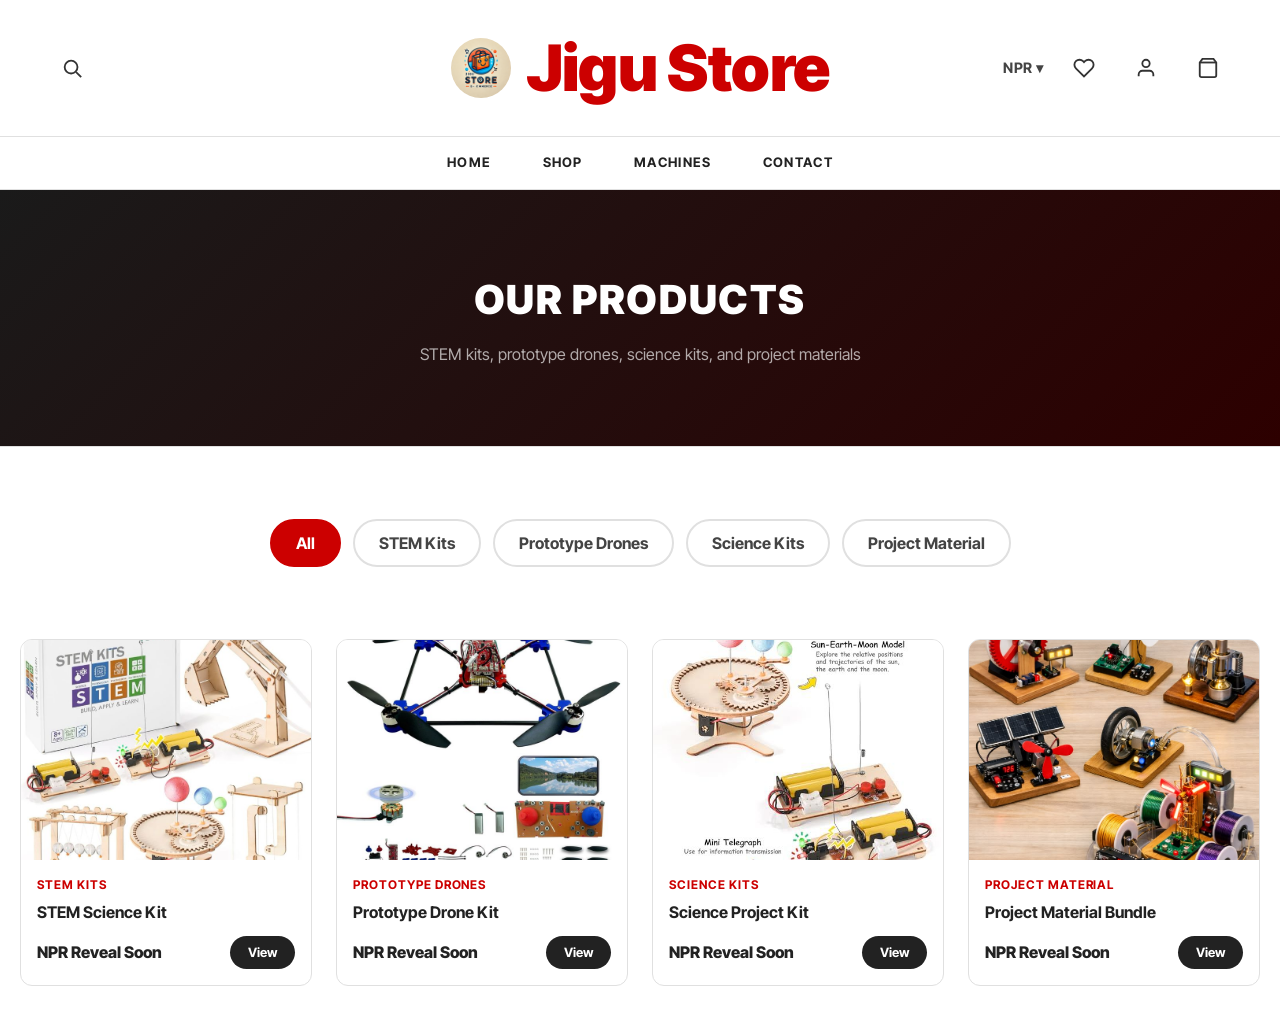
<file: pages/shop.html>
<!-- ============================================================
     shop.html  — PRODUCT LISTING / SHOP PAGE
     ============================================================
     HOW TO ADD A NEW PRODUCT CARD HERE:
     1. Copy one <article class="product-item"> block below
     2. Change the data-category to match your filter button
     3. Update the image src, name, and price text
     4. Update the onclick id number to match the new product
        you added in product.html (e.g. id=5)
     5. Add a matching filter button if it's a new category
     ============================================================ -->

<!DOCTYPE html>
<html lang="en">
<head>
    <meta charset="UTF-8">
    <meta name="viewport" content="width=device-width, initial-scale=1.0">
    <title>Shop | Jigu Store</title>
    <link rel="preconnect" href="https://fonts.googleapis.com">
    <link href="https://fonts.googleapis.com/css2?family=Inter+Tight:wght@400;500;600;700;800;900&display=swap" rel="stylesheet">
    <link rel="stylesheet" href="../style.css">
    <link rel="stylesheet" href="../css/shop.css">
    <style>
        /* ── HERO BANNER ── */
        .shop-hero {
            background: linear-gradient(135deg, #1a1a1a 0%, #2d0000 100%);
            color: white;
            text-align: center;
            padding: 80px 20px;
        }
        .shop-hero h1 {
            color: white;
            text-transform: uppercase;
            font-size: 2.5rem;
            font-weight: 900;
            margin-bottom: 12px;
        }
        .shop-hero p {
            color: rgba(255,255,255,0.65);
            font-size: 1rem;
        }
    </style>
</head>
<body>

<!-- ════════════════════════════════════════════════
     HEADER
     ════════════════════════════════════════════════ -->
<header class="site-header">
    <div class="nav-top-row">
        <button class="icon-btn" id="searchToggle" aria-label="Search">
            <svg width="22" height="22" fill="none" stroke="currentColor" stroke-width="2" viewBox="0 0 24 24">
                <circle cx="11" cy="11" r="7"/>
                <line x1="16.5" y1="16.5" x2="22" y2="22"/>
            </svg>
        </button>
        <a href="../index.html" class="brand">
            <img src="../assets/images/logo/jigu store logo.jpg" alt="Jigu Store Logo" class="brand-logo">
            <span>Jigu Store</span>
        </a>
        <div class="nav-icons">
            <span class="currency-label">NPR ▾</span>
            <button class="icon-btn" aria-label="Wishlist">
                <svg width="22" height="22" fill="none" stroke="currentColor" stroke-width="2" viewBox="0 0 24 24">
                    <path d="M20.84 4.61a5.5 5.5 0 0 0-7.78 0L12 5.67l-1.06-1.06a5.5 5.5 0 0 0-7.78 7.78l1.06 1.06L12 21.23l7.78-7.78 1.06-1.06a5.5 5.5 0 0 0 0-7.78z"/>
                </svg>
            </button>
            <button class="icon-btn" aria-label="Sign In" onclick="window.location.href='auth.html'">
                <svg width="22" height="22" fill="none" stroke="currentColor" stroke-width="2" viewBox="0 0 24 24">
                    <path d="M20 21v-2a4 4 0 0 0-4-4H8a4 4 0 0 0-4 4v2"/>
                    <circle cx="12" cy="7" r="4"/>
                </svg>
            </button>
            <button class="icon-btn cart-icon-btn" aria-label="Cart" onclick="window.location.href='cart.html'">
                <svg width="22" height="22" fill="none" stroke="currentColor" stroke-width="2" viewBox="0 0 24 24">
                    <path d="M6 2L3 6v14a2 2 0 0 0 2 2h14a2 2 0 0 0 2-2V6l-3-4z"/>
                    <line x1="3" y1="6" x2="21" y2="6"/>
                </svg>
                <span class="cart-count" id="cartCount">0</span>
            </button>
        </div>
    </div>
    <nav class="site-nav">
        <a href="../index.html">Home</a>
        <a href="shop.html" class="active">Shop</a>
        <!-- Machines dropdown — keep in sync with machine.html nav -->
        <div class="nav-item has-dropdown">
            <a href="#">Machines</a>
            <div class="dropdown-panel">
                <!-- ▼ ADD NEW MACHINE LINK HERE (also add in machine.html and index.html) ▼ -->
                <a href="machine.html?type=fastfood">Fast Food Vending Machine</a>
                <a href="machine.html?type=coffee">Coffee Vending Machine</a>
                <a href="machine.html?type=softdrink">Soft Drink Vending Machine</a>
                <a href="machine.html?type=sanitarypad">Sanitary Pad Vending Machine</a>
                <!-- ▲ ADD NEW MACHINE LINK HERE ▲ -->
            </div>
        </div>
        <a href="../index.html#contact">Contact</a>
    </nav>
</header>

<!-- ════════════════════════════════════════════════
     PAGE HERO
     ════════════════════════════════════════════════ -->
<section class="shop-hero">
    <h1>Our Products</h1>
    <p>STEM kits, prototype drones, science kits, and project materials</p>
</section>

<!-- ════════════════════════════════════════════════
     FILTER BUTTONS
     TO ADD A NEW CATEGORY FILTER:
     Copy a <button> below, change data-filter to your
     category slug, and update the label text.
     Also add data-category="yourslug" to the matching
     product card in the grid below.
     ════════════════════════════════════════════════ -->
<section class="shop-section">
    <div class="shop-filters">
        <!-- ▼ ADD NEW FILTER BUTTON HERE ▼ -->
        <button class="filter-btn active" data-filter="all">All</button>
        <button class="filter-btn" data-filter="stem">STEM Kits</button>
        <button class="filter-btn" data-filter="drones">Prototype Drones</button>
        <button class="filter-btn" data-filter="science">Science Kits</button>
        <button class="filter-btn" data-filter="material">Project Material</button>
        <!-- ▲ ADD NEW FILTER BUTTON HERE ▲ -->
    </div>

    <!-- ════════════════════════════════════════════
         PRODUCT GRID
         ════════════════════════════════════════════
         TO ADD A NEW PRODUCT CARD:
         ──────────────────────────
         Copy the <article> block below and paste after
         the last product. Update:
           • data-category  → must match a filter button's data-filter
           • img src        → path to your product image
           • img alt        → product name
           • onclick IDs    → match the id in product.html PRODUCTS object
           • category tag   → displayed label
           • h3             → product name
           • price text     → NPR amount or "Reveal Soon"
           • href           → product.html?id=<YOUR_ID>
         ════════════════════════════════════════════ -->
    <div class="shop-grid" id="shopGrid">

        <!-- ── PRODUCT 1: STEM Kits ── -->
        <article class="product-item" data-category="stem">
            <div class="product-item-img">
                <img src="../assets/images/product/STEM Science Kits.jpeg" alt="STEM Science Kit">
                <button class="quick-add-btn"
                    onclick="addToCart(1, 'STEM Science Kit', 0, '../assets/images/product/STEM Science Kits.jpeg')">
                    + Add to Cart
                </button>
            </div>
            <div class="product-item-body">
                <span class="product-category-tag">STEM Kits</span>
                <h3>STEM Science Kit</h3>
                <div class="product-price-row">
                    <span class="product-price">NPR Reveal Soon</span>
                    <a href="product.html?id=1" class="product-view-btn">View</a>
                </div>
            </div>
        </article>

        <!-- ── PRODUCT 2: Prototype Drones ── -->
        <article class="product-item" data-category="drones">
            <div class="product-item-img">
                <img src="../assets/images/product/Prototype_drone_kits.jpeg" alt="Prototype Drone Kit">
                <button class="quick-add-btn"
                    onclick="addToCart(2, 'Prototype Drone Kit', 0, '../assets/images/product/Prototype_drone_kits.jpeg')">
                    + Add to Cart
                </button>
            </div>
            <div class="product-item-body">
                <span class="product-category-tag">Prototype Drones</span>
                <h3>Prototype Drone Kit</h3>
                <div class="product-price-row">
                    <span class="product-price">NPR Reveal Soon</span>
                    <a href="product.html?id=2" class="product-view-btn">View</a>
                </div>
            </div>
        </article>

        <!-- ── PRODUCT 3: Science Kits ── -->
        <article class="product-item" data-category="science">
            <div class="product-item-img">
                <img src="../assets/images/product/Science_Project_kits.jpeg" alt="Science Project Kit">
                <button class="quick-add-btn"
                    onclick="addToCart(3, 'Science Project Kit', 0, '../assets/images/product/Science_Project_kits.jpeg')">
                    + Add to Cart
                </button>
            </div>
            <div class="product-item-body">
                <span class="product-category-tag">Science Kits</span>
                <h3>Science Project Kit</h3>
                <div class="product-price-row">
                    <span class="product-price">NPR Reveal Soon</span>
                    <a href="product.html?id=3" class="product-view-btn">View</a>
                </div>
            </div>
        </article>

        <!-- ── PRODUCT 4: Project Material ── -->
        <article class="product-item" data-category="material">
            <div class="product-item-img">
                <img src="../assets/images/product/Project_Material.jpeg" alt="Project Material Bundle">
                <button class="quick-add-btn"
                    onclick="addToCart(4, 'Project Material Bundle', 0, '../assets/images/product/Project_Material.jpeg')">
                    + Add to Cart
                </button>
            </div>
            <div class="product-item-body">
                <span class="product-category-tag">Project Material</span>
                <h3>Project Material Bundle</h3>
                <div class="product-price-row">
                    <span class="product-price">NPR Reveal Soon</span>
                    <a href="product.html?id=4" class="product-view-btn">View</a>
                </div>
            </div>
        </article>

        <!-- ▼▼▼ ADD NEW PRODUCT CARDS BELOW THIS LINE ▼▼▼

        <article class="product-item" data-category="stem">
            <div class="product-item-img">
                <img src="../assets/images/product/your-image.jpg" alt="Your Product Name">
                <button class="quick-add-btn"
                    onclick="addToCart(5, 'Your Product Name', 1500, '../assets/images/product/your-image.jpg')">
                    + Add to Cart
                </button>
            </div>
            <div class="product-item-body">
                <span class="product-category-tag">STEM Kits</span>
                <h3>Your Product Name</h3>
                <div class="product-price-row">
                    <span class="product-price">NPR 1,500</span>
                    <a href="product.html?id=5" class="product-view-btn">View</a>
                </div>
            </div>
        </article>

        ▲▲▲ ADD NEW PRODUCT CARDS ABOVE THIS LINE ▲▲▲ -->

    </div>
</section>

<!-- ════════════════════════════════════════════════
     CART TOAST NOTIFICATION
     ════════════════════════════════════════════════ -->
<div class="cart-toast" id="cartToast">
    Item added to cart!
</div>

<!-- ════════════════════════════════════════════════
     JAVASCRIPT
     ════════════════════════════════════════════════ -->
<script>

/* ── FILTER BUTTONS ─── */
const filterBtns = document.querySelectorAll('.filter-btn');
const productItems = document.querySelectorAll('.product-item');

filterBtns.forEach(btn => {
    btn.addEventListener('click', () => {
        // Remove active from all buttons
        filterBtns.forEach(b => b.classList.remove('active'));
        btn.classList.add('active');

        const filter = btn.dataset.filter;

        productItems.forEach(item => {
            // Show all if "all", else match category
            if (filter === 'all' || item.dataset.category === filter) {
                item.style.display = '';
            } else {
                item.style.display = 'none';
            }
        });
    });
});

/* ── CART ─── */
let cart = JSON.parse(localStorage.getItem('jiguCart')) || [];

function updateCartCount() {
    const count = cart.reduce((t, i) => t + i.quantity, 0);
    const badge = document.getElementById('cartCount');
    if (badge) {
        badge.textContent = count;
        badge.style.display = count > 0 ? 'flex' : 'none';
    }
}

function addToCart(id, name, price, image) {
    const existing = cart.find(i => i.id === id);
    if (existing) {
        existing.quantity += 1;
    } else {
        cart.push({ id, name, price, image, quantity: 1 });
    }
    localStorage.setItem('jiguCart', JSON.stringify(cart));
    updateCartCount();

    // Show toast notification
    const toast = document.getElementById('cartToast');
    if (toast) {
        toast.classList.add('show');
        setTimeout(() => toast.classList.remove('show'), 2500);
    }
}

/* ── INIT ─── */
updateCartCount();
</script>

<!-- External shop JS (keep if it has other functionality) -->
<script src="../js/shop.js"></script>
</body>
</html>
</file>
<file: style.css>
/* ============================================================
   JIGU STORE 
   Organized top to bottom matching the HTML sections.
   Every section is labeled so you know what it controls.
   ============================================================ */

/* ============================================================
   CSS VARIABLES — change colors/sizes here to update whole site
   ============================================================ */
:root {
    --red:        #cc0000;      /* Brand red — used for logo text and hover */
    --dark-green: #1a2e1a;      /* Top strip background  */
    --white:      #ffffff;
    --black:      #050505;
    --text:       #222222;      /* Main dark text color */
    --muted:      #666666;      /* Grey text for descriptions */
    --border:     #e0e0e0;      /* Light grey border lines */
    --bg:         #ffffff;      /* Page background — white  */
    --pad:        clamp(20px, 4vw, 80px);  /* Side padding that shrinks on mobile */
}

/* ============================================================
   RESET — removes default browser spacing
   ============================================================ */
*, *::before, *::after {
    box-sizing: border-box;
    margin: 0;
    padding: 0;
}

html {
    scroll-behavior: smooth;
}

body {
    background: var(--bg);
    color: var(--text);
    font-family: "Inter Tight", Inter, Arial, sans-serif;
    line-height: 1.5;
    overflow-x: hidden;
}

img {
    display: block;
    width: 100%;
    height: 100%;
    object-fit: cover;
}

a {
    color: inherit;
    text-decoration: none;
}

button {
    border: none;
    font: inherit;
    cursor: pointer;
}
/* ============================================================
   This is for Search Bar 
   ============================================================ */
.search-overlay {
    display: none;
    position: absolute;
    top: 100%;
    left: 0;
    width: 100%;
    background: white;
    padding: 28px 60px;
    border-bottom: 2px solid #e0e0e0;
    z-index: 9999;
    align-items: center;
    gap: 20px;
}

.search-overlay.is-open {
    display: flex;
}

/* Big search icon inside the bar */
.search-overlay svg {
    width: 32px;
    height: 32px;
    color: #aaa;
    flex-shrink: 0;
}

/* The input field — big and full width  */
.search-overlay input {
    flex: 1;                        /* takes all remaining space */
    border: none;
    outline: none;
    font-size: 1.3rem;
    font-weight: 700;
    letter-spacing: 0.08em;
    text-transform: uppercase;
    color: #333;
    background: transparent;
}

.search-overlay input::placeholder {
    color: #aaa;
}

/* Close X button */
#searchClose {
    background: none;
    border: none;
    font-size: 1.4rem;
    color: #888;
    cursor: pointer;
    padding: 4px 8px;
}

#searchClose:hover {
    color: #cc0000;
}

/* ============================================================
   HEADER — TOP STRIP
   ============================================================ */
.top-strip {
    background: var(--dark-green);
    color: var(--white);
    text-align: center;
    font-size: 0.75rem;
    font-weight: 500;
    padding: 7px var(--pad);
    letter-spacing: 0.03em;
}


/* ============================================================
   HEADER — LOGO ROW
   ============================================================ */
.site-header {
    position: relative;       /* scrolls away with page — NOT sticky */
    background: var(--white);
    border-bottom: 1px solid var(--border);
    z-index: 100;
}

.nav-top-row {
    display: grid;
    grid-template-columns: 1fr auto 1fr;  /* left | CENTER | right */
    align-items: center;
    padding: 20px var(--pad);
    border-bottom: 1px solid var(--border);
}

/* Logo: centered column l */
.brand {
    display: inline-flex;
    align-items: center;
    gap: 16px;
    font-size: 4rem;         /* Same large size as YANGDA text */
    font-weight: 900;
    color: var(--red);
    justify-self: center;      /* Forces logo to stay in center column */
    letter-spacing: -0.01em;
}

/* Logo circle image  */
.brand-logo {
    width: 60px;
    height: 60px;
    border-radius: 50%;
    object-fit: cover;
    flex-shrink: 0;
}

/* Right icons: NPR label + heart + person + cart */
.nav-icons {
    display: flex;
    align-items: center;
    gap: 20px;
    justify-self: end;         /* Pushes icons to far right */
}

/* NPR currency label  */
.currency-label {
    font-size: 0.9rem;
    font-weight: 700;
    color: #444;
    cursor: pointer;
    letter-spacing: 0.02em;
    white-space: nowrap;
}

/* Icon buttons: search, heart, person, cart */
.icon-btn {
    background: none;
    border: none;
    cursor: pointer;
    color: #333;
    padding: 10px;
    display: flex;
    align-items: center;
    transition: color 180ms ease;
}

.icon-btn:hover {
    color: var(--red);
}


/* ============================================================
   HEADER — NAVIGATION ROW
   ============================================================ */
.site-nav {
    display: flex;
    align-items: center;
    justify-content: center;   /* Centered  */
    gap: clamp(28px, 4vw, 64px);
    padding: 16px var(--pad);
    font-size: 0.82rem;
    font-weight: 700;
    letter-spacing: 0.1em;
    text-transform: uppercase;
}

.site-nav a {
    color: var(--text);
    transition: color 180ms ease;
    white-space: nowrap;
}

.site-nav a:hover {
    color: var(--red);
}


/* ============================================================
   SECTION 1: HERO BANNER
   ============================================================ */
.hero-banner {
    position: relative;
    width: 100%;
    height: 520px;             
    overflow: hidden;
    background: #000;
}

/* The div that holds the background image */
.hero-inner {
    width: 100%;
    height: 100%;
    background-size: cover;
    background-position: center;
    display: flex;
    align-items: center;       /* Vertically center the text block */
}

/* Dark gradient overlay — darkens left side for text readability */
.hero-overlay {
    position: absolute;
    inset: 0;
    background: linear-gradient(
        to right,
        rgba(0, 0, 0, 0.75) 0%,
        rgba(0, 0, 0, 0.45) 45%,
        rgba(0, 0, 0, 0.05) 100%
    );
}

/* Text block: left side of hero */
.hero-text {
    position: relative;
    z-index: 2;
    padding-left: clamp(30px, 6vw, 100px);
    padding-right: 40px;
    max-width: 580px;
    color: var(--white);
}

/* Main title —  */
.hero-text h1 {
    font-size: clamp(1.8rem, 3vw, 2.8rem);
    font-weight: 800;
    line-height: 1.1;
    text-transform: uppercase;
    letter-spacing: 0.01em;
    margin-bottom: 12px;
}

/* Subtitle —  */
.hero-text p {
    font-size: clamp(0.85rem, 1.2vw, 1rem);
    color: rgba(255, 255, 255, 0.9);
    text-transform: uppercase;
    letter-spacing: 0.05em;
    font-weight: 600;
    margin-bottom: 28px;
}

/* LEARN MORE button  */
.hero-btn {
    display: inline-block;
    background: rgba(50, 50, 50, 0.9);
    color: var(--white);
    border: 1px solid rgba(255, 255, 255, 0.4);
    padding: 12px 30px;
    font-size: 0.82rem;
    font-weight: 800;
    letter-spacing: 0.14em;
    text-transform: uppercase;
    border-radius: 4px;        /* Slight radius  */
    transition: background 200ms ease, color 200ms ease;
}

.hero-btn:hover {
    background: var(--white);
    color: var(--black);
}

/* Arrow buttons on left and right edges < > arrows */
.hero-arrow {
    position: absolute;
    top: 50%;
    transform: translateY(-50%);
    z-index: 5;
    background: rgba(0, 0, 0, 0.25);
    color: var(--white);
    font-size: 3rem;
    width: 46px;
    height: 70px;
    display: flex;
    align-items: center;
    justify-content: center;
    cursor: pointer;
    border: none;
    transition: background 200ms ease;
    line-height: 1;
}

.hero-arrow:hover {
    background: rgba(0, 0, 0, 0.5);
}

.hero-arrow--left  { left: 0; }
.hero-arrow--right { right: 0; }

/* this is drop down pannel of product section */
.dropdown-panel {
    display: none;
    position: absolute;   /* ← THIS is what makes it float over the page */
    top: 100%;
    left: 50%;
    transform: translateX(-50%);  
    background: white;
    border: 1px solid #e0e0e0;
    min-width: 220px;
    z-index: 999;
}

.nav-item {
    position: relative;
}

.nav-item:hover .dropdown-panel {
    display: block;
}

.dropdown-panel a {
    display: block;
    padding: 12px 20px;
    color: #222;
    font-size: 0.92rem;        /* slightly bigger */
    font-weight: 500;          /* medium weight like Yangda */
    letter-spacing: 0.01em;    /* tighter tracking */
    border-left: 3px solid transparent;
    font-family: "Inter Tight", sans-serif;
}

.dropdown-panel a:hover {
    color: #cc0000;
    border-left: 3px solid #cc0000;
    background: #fafafa;
}

.nav-item {
    position: relative;
}

.nav-item:hover .dropdown-panel {
    display: block;
}

/* ============================================================
   SECTION 2: PRODUCT CATEGORY CARDS
   ============================================================ */
.product-cards-section {
    padding: 40px var(--pad);
    background: var(--white);
}

/* 2-column grid */
.product-cards-grid {
    display: grid;
    grid-template-columns: repeat(2, 1fr);
    gap: 24px;
    max-width: 1280px;
    margin: 0 auto;
}

/* Each card: light grey background with rounded corners */
.product-card {
    position: relative;
    background: #f0f0f0;       
    border-radius: 12px;
    overflow: hidden;
    height: 440px;            
    display: flex;
    flex-direction: column;
}

/* Product image fills the card */
.product-card img {
    width: 100%;
    height: 340px;             /* Image takes top portion of card */
    object-fit: cover;
    object-position: center;
    transition: transform 600ms ease;
}

.product-card:hover img {
    transform: scale(1.04);
}

/* Card bottom: title + button centered */
.product-card-body {
    padding: 20px 24px;
    display: flex;
    align-items: center;
    justify-content: space-between;
    gap: 16px;
    background: #f0f0f0;
}

/* Card title */
.product-card-body h3 {
    font-size: 1.15rem;
    font-weight: 700;
    color: var(--text);
    letter-spacing: 0.01em;
}

/* Learn More button  */
.product-card-btn {
    display: inline-flex;
    align-items: center;
    justify-content: center;
    background: #4a4a4a;
    color: var(--white);
    padding: 10px 22px;
    font-size: 0.82rem;
    font-weight: 700;
    border-radius: 999px;      
    letter-spacing: 0.04em;
    white-space: nowrap;
    transition: background 200ms ease;
}

.product-card-btn:hover {
    background: var(--red);
}


/* ============================================================
   SECTION 3: DARK FEATURE BANNER
   ============================================================ */
.dark-feature-banner {
    position: relative;
    width: 100%;
    height: 480px;             
    background-size: cover;
    background-position: center;
    display: flex;
    align-items: center;
    justify-content: center;
    overflow: hidden;
}

/* Dark overlay over the banner image */
.dark-feature-overlay {
    position: absolute;
    inset: 0;
    background: rgba(0, 0, 0, 0.58);
}

/* Centered text + button block */
.dark-feature-content {
    position: relative;
    z-index: 2;
    text-align: center;
    color: var(--white);
    display: flex;
    flex-direction: column;
    align-items: center;
    gap: 28px;
}

/* Title  */
.dark-feature-content h2 {
    font-size: clamp(1.6rem, 3vw, 2.8rem);
    font-weight: 800;
    letter-spacing: 0.01em;
    text-align: center;
}

/* Play/action button  */
.play-btn {
    width: 68px;
    height: 68px;
    border-radius: 50%;
    border: 3px solid var(--white);
    display: flex;
    align-items: center;
    justify-content: center;
    background: rgba(255, 255, 255, 0.15);
    transition: background 220ms ease, transform 220ms ease;
}

.play-btn:hover {
    background: rgba(255, 255, 255, 0.3);
    transform: scale(1.08);
}


/* ============================================================
   SECTION 4: ONE-STOP SOLUTIONS
   ============================================================ */
.solutions-section {
    padding: 64px var(--pad);
    background: var(--white);
}

/* Section heading*/
.solutions-heading {
    text-align: center;
    margin-bottom: 48px;
    max-width: 860px;
    margin-left: auto;
    margin-right: auto;
    margin-bottom: 48px;
}

.solutions-heading h2 {
    font-size: clamp(1.6rem, 3.2vw, 2.6rem);
    font-weight: 900;
    text-transform: uppercase;
    letter-spacing: 0.04em;
    color: var(--text);
    margin-bottom: 10px;
}

.solutions-heading p {
    font-size: 1rem;
    color: var(--muted);
}

/* 4 cards in a row  */
.solutions-grid {
    display: grid;
    grid-template-columns: repeat(4, 1fr);
    gap: 20px;
    max-width: 1280px;
    margin: 0 auto;
}

/* Each solution card: tall card with full background image */
.solution-card {
    position: relative;
    height: 480px;            
    border-radius: 12px;
    overflow: hidden;
    background: #222;
    display: flex;
    align-items: flex-end;
}

/* Card background image */
.solution-card img {
    position: absolute;
    inset: 0;
    width: 100%;
    height: 100%;
    object-fit: cover;
    opacity: 0.75;
    transition: transform 600ms ease, opacity 300ms ease;
}

.solution-card:hover img {
    transform: scale(1.05);
    opacity: 0.85;
}

/* Dark gradient at bottom so text is readable */
.solution-card::after {
    content: "";
    position: absolute;
    inset: 0;
    background: linear-gradient(
        to top,
        rgba(0, 0, 0, 0.88) 0%,
        rgba(0, 0, 0, 0.3) 50%,
        rgba(0, 0, 0, 0.05) 100%
    );
}

/* Text content at bottom of card */
.solution-card-body {
    position: relative;
    z-index: 2;
    padding: 24px 20px;
    color: var(--white);
    width: 100%;
    text-align: center;
}

/* Card title — */
.solution-card-body h3 {
    font-size: 1.15rem;
    font-weight: 800;
    margin-bottom: 10px;
}

/* Card description text */
.solution-card-body p {
    font-size: 0.85rem;
    color: rgba(255, 255, 255, 0.85);
    line-height: 1.5;
    margin-bottom: 16px;
}

/* Learn More button inside card — */
.solution-card-btn {
    display: inline-flex;
    align-items: center;
    justify-content: center;
    background: rgba(60, 60, 60, 0.85);
    color: var(--white);
    padding: 9px 22px;
    font-size: 0.8rem;
    font-weight: 700;
    border-radius: 999px;
    letter-spacing: 0.04em;
    transition: background 200ms ease;
}

.solution-card-btn:hover {
    background: var(--red);
}


/* ============================================================
   SECTION 5: EVENTS
   ============================================================ */
.events-section {
    padding: 64px var(--pad);
    background: var(--white);
    border-top: 1px solid var(--border);
}

/* Section heading  */
.events-heading {
    text-align: center;
    margin-bottom: 48px;
}

.events-heading h2 {
    font-size: clamp(1.8rem, 3.5vw, 3rem);
    font-weight: 800;
    color: var(--text);
    letter-spacing: -0.01em;
}

/* 3 cards in a row */
.events-grid {
    display: grid;
    grid-template-columns: repeat(3, 1fr);
    gap: 28px;
    max-width: 1280px;
    margin: 0 auto;
}

/* Each event card */
.event-card {
    border-radius: 10px;
    overflow: hidden;
    background: var(--white);
    transition: transform 260ms ease;
}

.event-card:hover {
    transform: translateY(-4px);
}

/* Photo container*/
.event-card-img {
    width: 100%;
    height: 230px;
    overflow: hidden;
    border-radius: 8px;
    background: #eee;
}

.event-card-img img {
    width: 100%;
    height: 100%;
    object-fit: cover;
    transition: transform 500ms ease;
}

.event-card:hover .event-card-img img {
    transform: scale(1.04);
}

/* Text area below photo */
.event-card-body {
    padding: 18px 4px;
}

/* Date —  */
.event-card-body time {
    display: block;
    font-size: 0.82rem;
    color: var(--muted);
    margin-bottom: 10px;
    font-weight: 500;
    text-align: center;
}

/* Event title */
.event-card-body h3 {
    font-size: 1rem;
    font-weight: 700;
    color: var(--text);
    line-height: 1.45;
    text-align: center;
}


/* ============================================================
   FOOTER
   Dark background with 4 columns
   ============================================================ */
.site-footer {
    display: grid;
    grid-template-columns: 1.4fr repeat(3, 1fr);
    gap: clamp(24px, 4vw, 52px);
    background: #050505;
    color: rgba(255, 255, 255, 0.72);
    padding: clamp(48px, 7vw, 88px) var(--pad) 28px;
}

.footer-brand {
    display: inline-flex;
    align-items: center;
    gap: 12px;
    color: var(--white);
    font-size: 1.4rem;
    font-weight: 900;
    margin-bottom: 16px;
}

.footer-brand img {
    width: 44px;
    height: 44px;
    border-radius: 50%;
    object-fit: cover;
    flex-shrink: 0;
}

.footer-brand-block p {
    max-width: 340px;
    font-size: 0.9rem;
    line-height: 1.6;
}

.footer-column {
    display: grid;
    align-content: start;
    gap: 10px;
}

.footer-column h3 {
    color: var(--white);
    font-size: 0.88rem;
    font-weight: 800;
    letter-spacing: 0.12em;
    text-transform: uppercase;
    margin-bottom: 4px;
}

.footer-column a,
.footer-column span {
    font-size: 0.88rem;
    color: rgba(255, 255, 255, 0.65);
    transition: color 180ms ease;
}

.footer-column a:hover {
    color: var(--red);
}

.copyright {
    grid-column: 1 / -1;
    border-top: 1px solid rgba(255, 255, 255, 0.1);
    margin-top: 20px;
    padding-top: 20px;
    font-size: 0.82rem;
    color: rgba(255, 255, 255, 0.4);
    text-align: center;
}


/* ============================================================
   REVEAL ANIMATION — items fade up as you scroll
   ============================================================ */
.reveal {
    opacity: 0;
    transform: translateY(24px);
    transition: opacity 600ms ease var(--delay, 0ms),
                transform 600ms ease var(--delay, 0ms);
}

.reveal.is-visible {
    opacity: 1;
    transform: translateY(0);
}


/* ============================================================
   RESPONSIVE — TABLET (max 1100px)
   ============================================================ */
@media (max-width: 1100px) {
    .solutions-grid {
        grid-template-columns: repeat(2, 1fr);
    }

    .site-footer {
        grid-template-columns: repeat(2, 1fr);
    }
}


/* ============================================================
   RESPONSIVE — MOBILE (max 768px)
   ============================================================ */
@media (max-width: 768px) {
    /* Hero shorter on mobile */
    .hero-banner {
        height: 380px;
    }

    /* Product cards stack vertically */
    .product-cards-grid {
        grid-template-columns: 1fr;
    }

    /* Solutions: 2 columns on mobile */
    .solutions-grid {
        grid-template-columns: repeat(2, 1fr);
        gap: 14px;
    }

    .solution-card {
        height: 360px;
    }

    /* Events: 1 column on mobile */
    .events-grid {
        grid-template-columns: 1fr;
        max-width: 480px;
        margin-inline: auto;
    }

    /* Footer: single column on mobile */
    .site-footer {
        grid-template-columns: 1fr;
    }

    /* Nav row: smaller gap on mobile */
    .site-nav {
        gap: 16px;
        font-size: 0.75rem;
        flex-wrap: wrap;
        padding: 12px var(--pad);
    }

    /* Logo row: tighter on mobile */
    .brand {
        font-size: 1.6rem;
    }

    .brand-logo {
        width: 44px;
        height: 44px;
    }

    /* Dark feature banner shorter on mobile */
    .dark-feature-banner {
        height: 320px;
    }
}


/* ============================================================
   RESPONSIVE — SMALL PHONES (max 480px)
   ============================================================ */
@media (max-width: 480px) {
    .solutions-grid {
        grid-template-columns: 1fr;
    }

    .nav-icons {
        gap: 12px;
    }

    .currency-label {
        display: none;  /* Hide NPR label on very small screens */
    }
  }

    
/* SHOP FILTERS */
.shop-filters {
    display: flex;
    justify-content: center;
    gap: 12px;
    flex-wrap: wrap;
    padding: 32px 20px;
}

.filter-btn {
    padding: 10px 24px;
    border: 2px solid #e0e0e0;
    background: white;
    color: #444;
    font-weight: 700;
    border-radius: 999px;
    cursor: pointer;
    transition: all 200ms ease;
}

.filter-btn:hover {
    border-color: #cc0000;
    color: #cc0000;
}

.filter-btn.active {
    background: #cc0000;
    border-color: #cc0000;
    color: white;
}

/* ============================================================
   MOBILE HAMBURGER MENU
   ============================================================ */

/* Hide hamburger on desktop, show the row nav instead */
.hamburger-btn {
    display: none;
}

.mobile-menu-overlay {
    display: none;
    position: fixed;
    inset: 0;
    background: rgba(0,0,0,0.5);
    z-index: 998;
}
.mobile-menu-overlay.is-open {
    display: block;
}

.mobile-menu {
    position: fixed;
    top: 0;
    left: -300px;       /* hidden off-screen by default */
    width: 280px;
    height: 100%;
    background: white;
    z-index: 999;
    padding: 70px 24px 24px;
    transition: left 280ms ease;
    overflow-y: auto;
}
.mobile-menu.is-open {
    left: 0;
}

.mobile-menu-close {
    position: absolute;
    top: 20px;
    right: 20px;
    background: none;
    border: none;
    font-size: 1.4rem;
    cursor: pointer;
    color: #333;
}

.mobile-menu a {
    display: block;
    padding: 14px 0;
    font-size: 0.95rem;
    font-weight: 700;
    text-transform: uppercase;
    letter-spacing: 0.05em;
    color: #222;
    border-bottom: 1px solid #f0f0f0;
}
.mobile-menu a:hover {
    color: var(--red);
}

.mobile-menu-label {
    display: block;
    padding-top: 14px;
    font-size: 0.78rem;
    font-weight: 800;
    text-transform: uppercase;
    letter-spacing: 0.08em;
    color: #999;
}
.mobile-menu-group a {
    padding-left: 12px;
    font-size: 0.85rem;
    text-transform: none;
    letter-spacing: 0.02em;
    border-bottom: none;
}


/* ============================================================
   MOBILE HAMBURGER MENU
   ============================================================ */

/* Hide hamburger on desktop, show the row nav instead */
.hamburger-btn {
    display: none;
}

.mobile-menu-overlay {
    display: none;
    position: fixed;
    inset: 0;
    background: rgba(0,0,0,0.5);
    z-index: 998;
}
.mobile-menu-overlay.is-open {
    display: block;
}

.mobile-menu {
    position: fixed;
    top: 0;
    left: -300px;       /* hidden off-screen by default */
    width: 280px;
    height: 100%;
    background: white;
    z-index: 999;
    padding: 70px 24px 24px;
    transition: left 280ms ease;
    overflow-y: auto;
}
.mobile-menu.is-open {
    left: 0;
}

.mobile-menu-close {
    position: absolute;
    top: 20px;
    right: 20px;
    background: none;
    border: none;
    font-size: 1.4rem;
    cursor: pointer;
    color: #333;
}

.mobile-menu a {
    display: block;
    padding: 14px 0;
    font-size: 0.95rem;
    font-weight: 700;
    text-transform: uppercase;
    letter-spacing: 0.05em;
    color: #222;
    border-bottom: 1px solid #f0f0f0;
}
.mobile-menu a:hover {
    color: var(--red);
}

.mobile-menu-label {
    display: block;
    padding-top: 14px;
    font-size: 0.78rem;
    font-weight: 800;
    text-transform: uppercase;
    letter-spacing: 0.08em;
    color: #999;
}
.mobile-menu-group a {
    padding-left: 12px;
    font-size: 0.85rem;
    text-transform: none;
    letter-spacing: 0.02em;
    border-bottom: none;
}

/* On mobile: show hamburger, hide the normal row nav */
@media (max-width: 768px) {
    .hamburger-btn {
        display: flex;
    }
    .site-nav {
        display: none;
    }
}

/* Machines expand/collapse button */
.mobile-menu-expand {
    width: 100%;
    background: none;
    border: none;
    text-align: left;
    cursor: pointer;
    display: flex;
    justify-content: space-between;
    align-items: center;
}
.expand-arrow {
    transition: transform 200ms ease;
}
.mobile-menu-expand.is-open .expand-arrow {
    transform: rotate(180deg);
}

/* Sub-list — collapsed by default */
.mobile-submenu {
    max-height: 0;
    overflow: hidden;
    transition: max-height 250ms ease;
}
.mobile-submenu.is-open {
    max-height: 300px;
}
.mobile-submenu a {
    padding-left: 12px;
    font-size: 0.85rem;
    text-transform: none;
    letter-spacing: 0.02em;
    border-bottom: none;
}

/* ============================================================
   MOBILE CAROUSEL — turns stacked cards into swipeable < > slider
   Desktop: untouched, normal grid.
   Mobile (≤768px): becomes a horizontal scroll-snap row.
   ============================================================ */

.carousel-arrows {
    display: none;   /* hidden on desktop */
}

@media (max-width: 768px) {

    /* Turn the grid into a horizontal single-row scroller */
    .solutions-grid,
    .events-grid {
        display: flex;
        flex-wrap: nowrap;
        overflow-x: auto;
        scroll-snap-type: x mandatory;
        gap: 14px;
        max-width: 100%;
        /* Hide the scrollbar visually — arrows control it instead */
        scrollbar-width: none;
    }
    .solutions-grid::-webkit-scrollbar,
    .events-grid::-webkit-scrollbar {
        display: none;
    }

    /* Each card takes ~90% of the screen width so one shows at a time */
    .solutions-grid .solution-card,
    .events-grid .event-card {
        flex: 0 0 88%;
        scroll-snap-align: center;
    }

    /* Arrow row sits centered below the carousel */
    .carousel-arrows {
        display: flex;
        justify-content: center;
        gap: 16px;
        margin-top: 16px;
    }

    .carousel-arrow {
        width: 40px;
        height: 40px;
        border-radius: 50%;
        border: 1px solid #ddd;
        background: white;
        font-size: 1.4rem;
        display: flex;
        align-items: center;
        justify-content: center;
        cursor: pointer;
        color: #333;
    }
    .carousel-arrow:hover {
        background: var(--red);
        color: white;
        border-color: var(--red);
    }
}
</file>
<file: css/shop.css>
/* SHOP HERO */
.shop-hero {
    background: #f5f5f5;
    text-align: center;
    padding: 60px 20px;
    border-bottom: 1px solid #e0e0e0;
}

.shop-hero h1 {
    font-size: 2.5rem;
    font-weight: 900;
    text-transform: uppercase;
    letter-spacing: 0.04em;
    margin-bottom: 10px;
}

.shop-hero p {
    color: #666;
    font-size: 1rem;
}

/* SHOP SECTION */
.shop-section {
    max-width: 1280px;
    margin: 0 auto;
    padding: 40px 20px;
}

/* FILTER BUTTONS */
.shop-filters {
    display: flex;
    gap: 12px;
    flex-wrap: wrap;
    margin-bottom: 40px;
}

/* PRODUCT GRID — 4 columns */
.shop-grid {
    display: grid;
    grid-template-columns: repeat(4, 1fr);
    gap: 24px;
}

/* PRODUCT CARD */
.product-item {
    border: 1px solid #e0e0e0;
    border-radius: 12px;
    overflow: hidden;
    background: white;
    transition: transform 250ms ease, box-shadow 250ms ease;
}

.product-item:hover {
    transform: translateY(-4px);
    box-shadow: 0 12px 32px rgba(0,0,0,0.1);
}

/* Product image container */
.product-item-img {
    position: relative;
    height: 220px;
    overflow: hidden;
    background: #f0f0f0;
}

.product-item-img img {
    width: 100%;
    height: 100%;
    object-fit: cover;
    transition: transform 400ms ease;
}

.product-item:hover .product-item-img img {
    transform: scale(1.05);
}

/* Quick add button — appears on hover */
.quick-add-btn {
    position: absolute;
    bottom: -50px;
    left: 0;
    right: 0;
    background: #cc0000;
    color: white;
    border: none;
    padding: 14px;
    font-size: 0.85rem;
    font-weight: 700;
    letter-spacing: 0.06em;
    cursor: pointer;
    transition: bottom 250ms ease;
}

.product-item:hover .quick-add-btn {
    bottom: 0;
}

/* Product body */
.product-item-body {
    padding: 16px;
}

.product-category-tag {
    font-size: 0.75rem;
    font-weight: 700;
    text-transform: uppercase;
    letter-spacing: 0.08em;
    color: #cc0000;
    display: block;
    margin-bottom: 6px;
}

.product-item-body h3 {
    font-size: 1rem;
    font-weight: 700;
    margin-bottom: 12px;
    color: #222;
}

.product-price-row {
    display: flex;
    align-items: center;
    justify-content: space-between;
}

.product-price {
    font-size: 1rem;
    font-weight: 800;
    color: #222;
}

.product-view-btn {
    background: #222;
    color: white;
    padding: 7px 18px;
    border-radius: 999px;
    font-size: 0.8rem;
    font-weight: 700;
    transition: background 200ms ease;
}

.product-view-btn:hover {
    background: #cc0000;
}

/* CART ICON BADGE */
.cart-icon-btn {
    position: relative;
}

.cart-count {
    position: absolute;
    top: 4px;
    right: 4px;
    background: #cc0000;
    color: white;
    font-size: 0.65rem;
    font-weight: 800;
    width: 16px;
    height: 16px;
    border-radius: 50%;
    display: flex;
    align-items: center;
    justify-content: center;
    display: none;
}

.cart-count.has-items {
    display: flex;
}

/* TOAST NOTIFICATION */
.cart-toast {
    position: fixed;
    bottom: 30px;
    right: 30px;
    background: #222;
    color: white;
    padding: 14px 24px;
    border-radius: 8px;
    font-size: 0.9rem;
    font-weight: 600;
    transform: translateY(80px);
    opacity: 0;
    transition: all 300ms ease;
    z-index: 9999;
}

.cart-toast.show {
    transform: translateY(0);
    opacity: 1;
}

/* RESPONSIVE */
@media (max-width: 1024px) {
    .shop-grid { grid-template-columns: repeat(3, 1fr); }
}

@media (max-width: 768px) {
    .shop-grid { grid-template-columns: repeat(2, 1fr); }
}

@media (max-width: 480px) {
    .shop-grid { grid-template-columns: 1fr; }
}
</file>
